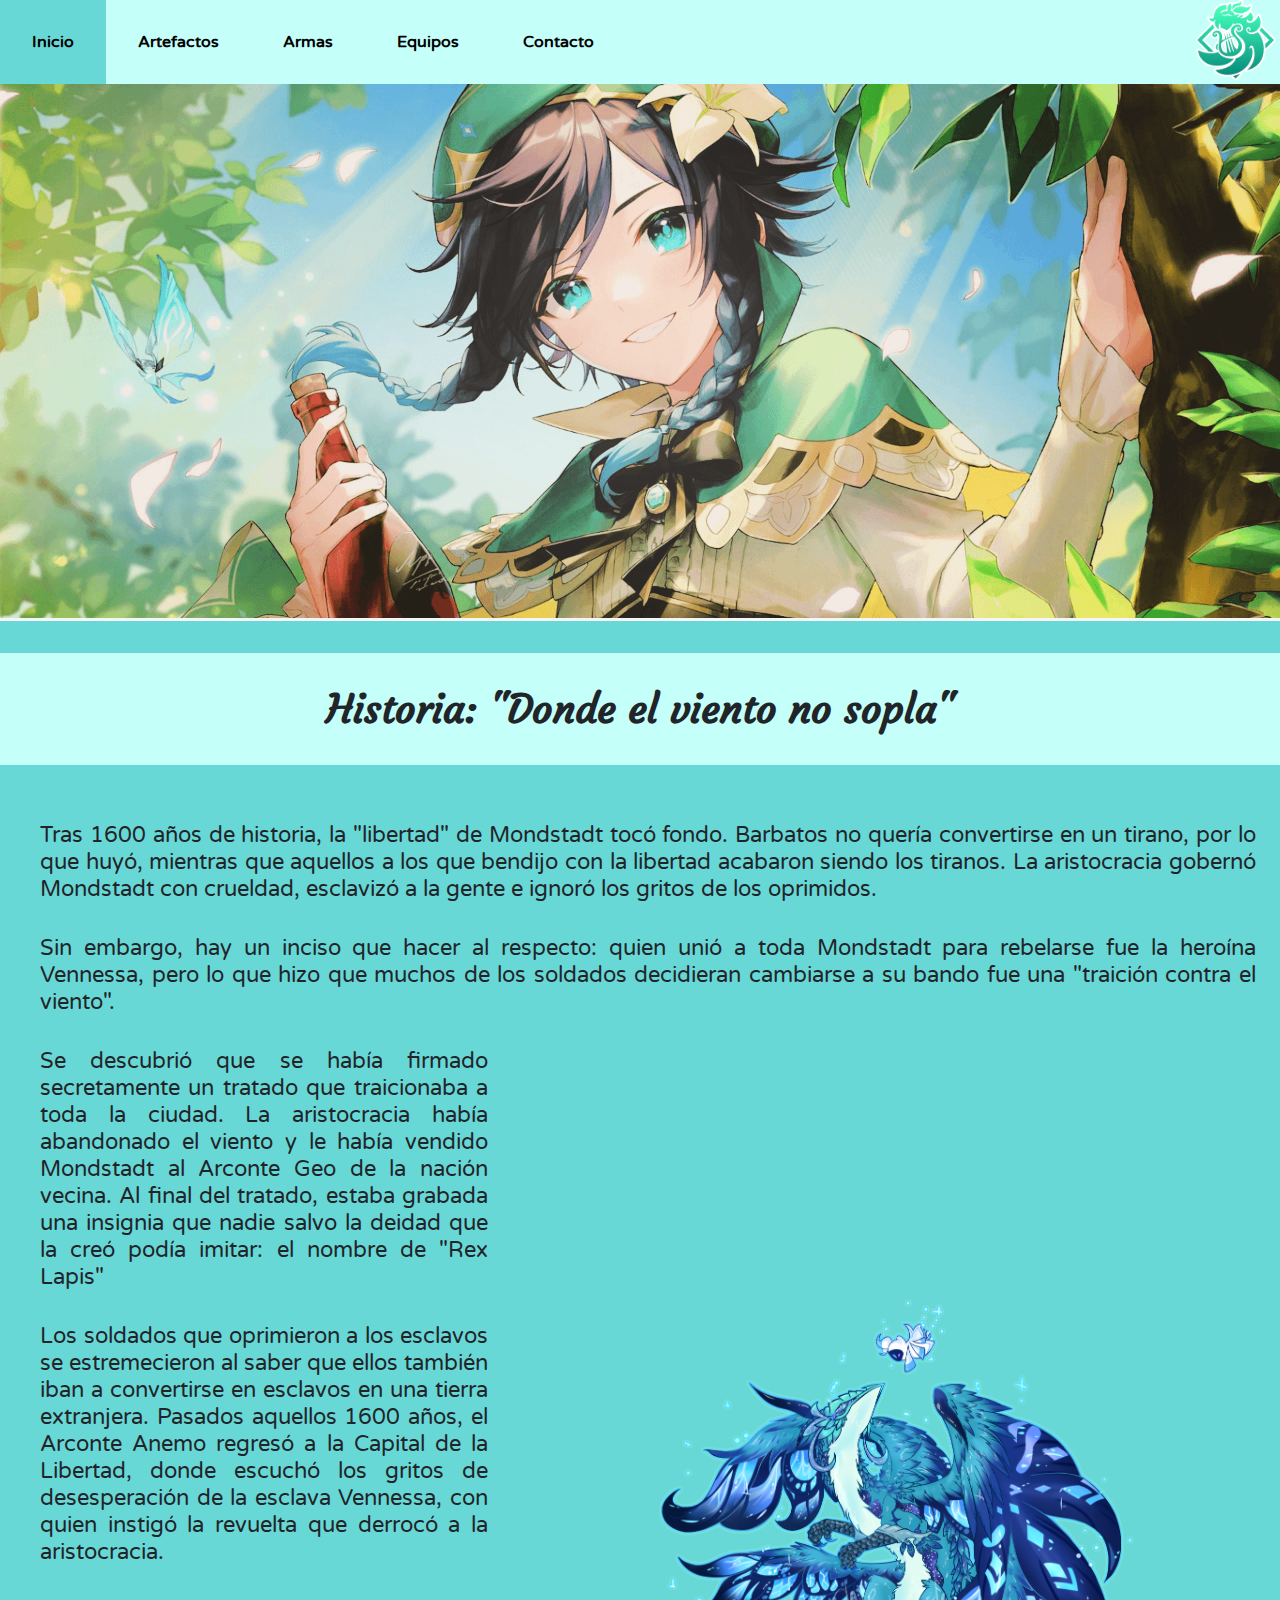
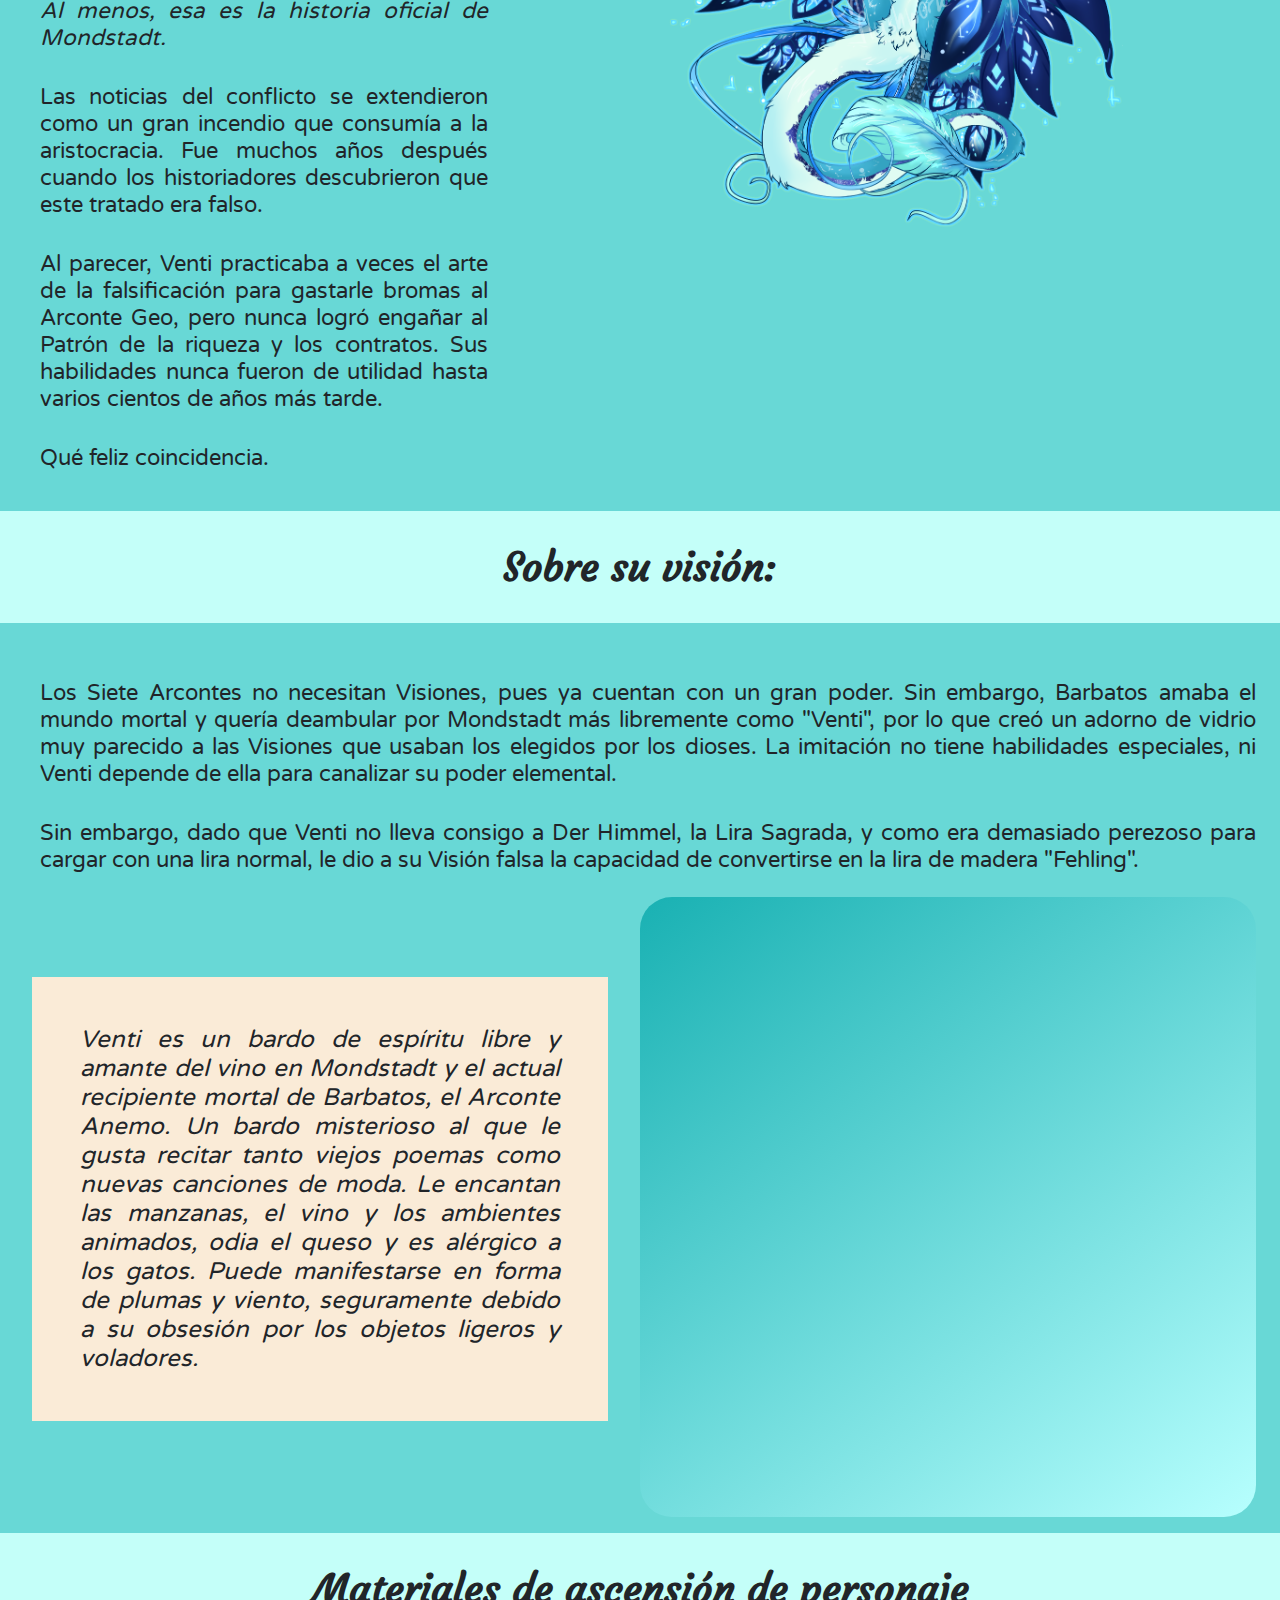
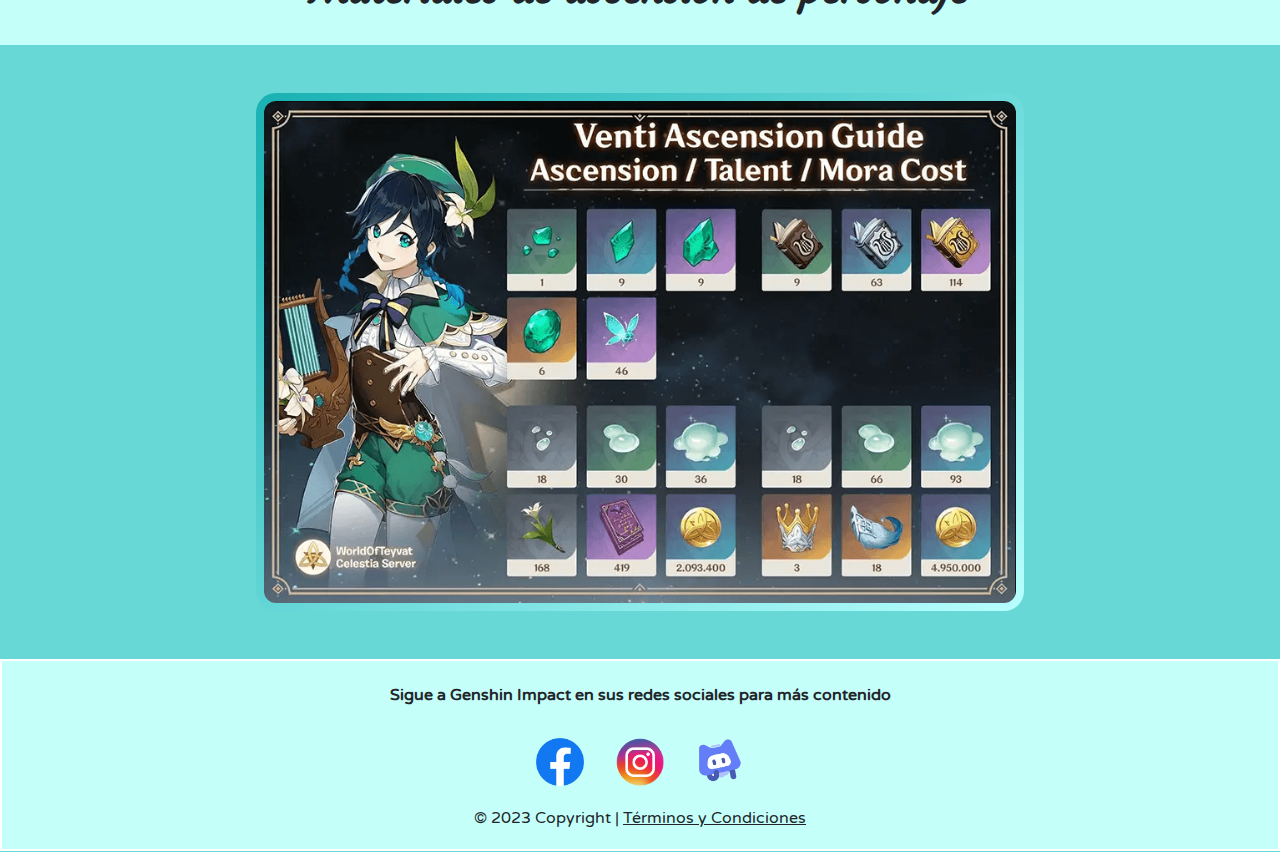
<file: index.html>
<!DOCTYPE html>
<html lang="en">

<head>
    <meta charset="UTF-8">
    <meta http-equiv="X-UA-Compatible" content="IE=edge">
    <meta name="viewport" content="width=device-width, initial-scale=1.0">

    <!-- bootstrap -->
    <link rel="stylesheet" href="https://cdn.jsdelivr.net/npm/bootstrap@5.3.0-alpha3/dist/css/bootstrap.min.css">

    <!-- libreria font awesome -->
    <link rel="stylesheet" href="https://cdnjs.cloudflare.com/ajax/libs/font-awesome/4.7.0/css/font-awesome.min.css">

    <script type="text/javascript" src="./scripts.js"></script>

    <link rel="icon" href="./assets/img/1946_anemo.png">

    <link rel="stylesheet" href="./css/main.css"> <!-- MAIN CSS -->

    <!-- google fonts -->
    <link rel="preconnect" href="https://fonts.googleapis.com">
    <link rel="preconnect" href="https://fonts.gstatic.com" crossorigin>
    <link href="https://fonts.googleapis.com/css2?family=Courgette&display=swap" rel="stylesheet">
    <link rel="preconnect" href="https://fonts.googleapis.com">
    <link rel="preconnect" href="https://fonts.gstatic.com" crossorigin>
    <link href="https://fonts.googleapis.com/css2?family=Varela+Round&display=swap" rel="stylesheet">

    <!-- etiquetas SEO -->
    <meta name="description"
        content="Sitio donde encontrarás las build recomendadas para Venti  —personaje del juego 'Genshin Impact'— El arconte más querido por la comunidad.">
    <meta name="keywords" content="barbatos, venti, builds, weapons, arconte anemo, artifacts, teams comp, artefactos">

    <meta property="og:title" content="Guía defenitiva de Venti">
    <meta property="og:description" content="Las mejores armas, artefactos, y teams para Venti">
    <meta property="og:image" content="./assets/img/venti-og-img.jpg">
    <meta property="og:type" content="website">
    <meta property="og:locale" content="es_ES">


    <title>Venti el Arconte Anemo</title>
</head>


<body>

    <header>
        <div class="desktop">
            <a href="#">
                <img class="logo" src="./assets/img/venti_logo.png" alt="">
            </a>
            <nav>
                <ul>
                    <li><a class="active" href="#">Inicio</a></li>
                    <li><a href="./assets/pages/artefactos.html">Artefactos</a></li>
                    <li><a href="./assets/pages/armas.html">Armas</a></li>
                    <li><a href="./assets/pages/equipos.html">Equipos</a></li>
                    <li><a href="./assets/pages/contacto.html">Contacto</a></li>
                </ul>
            </nav>
        </div>

        <!-- === Navbar Versión mobile === -->
        <div class="mobile">
            <div class="topnav">
                <a href="#" class="active">Hey, Traveler!</a>
                <div id="linksMenu">
                    <a class="active" href="#">Inicio</a>
                    <a href="./assets/pages/artefactos.html">Artefactos</a>
                    <a href="./assets/pages/armas.html">Armas</a>
                    <a href="./assets/pages/equipos.html">Equipos</a>
                    <a href="./assets/pages/contacto.html">Contacto</a>
                </div>
                <a href="javascript:void(0);" class="icon" onclick="menuMobile()">
                    <i class="fa fa-bars"></i>
                </a>
            </div>
        </div>
    </header>

    <main>
        <section>
            <div class="container__index">

                <div class="titleindex">
                    <img src="./assets/img/genshin-impact-venti.png" width="100%" alt="Venti Genshin Impact">
                    <div class="overlay__index">
                        <h1 class="title_main--index">“Perfect timing, Traveler! Tell me— what is your greatest
                            wish?”
                        </h1>
                    </div>
                </div>


                <div class="historytitle">
                    <h2 class="titleStory">Historia: "Donde el viento no sopla"</h2>
                </div>


                <div class="history1">
                    <p class="textStory">
                        Tras 1600 años de historia, la "libertad" de Mondstadt tocó fondo.
                        Barbatos no quería convertirse en un tirano, por lo que huyó, mientras que
                        aquellos a los que
                        bendijo con la libertad acabaron siendo los tiranos. La aristocracia gobernó Mondstadt con
                        crueldad, esclavizó a la gente e ignoró
                        los gritos de los
                        oprimidos.
                    </p>
                    <p class="textStory">Sin embargo, hay un inciso que hacer al respecto: quien unió a toda Mondstadt
                        para rebelarse fue
                        la heroína Vennessa, pero lo que hizo que muchos de los soldados decidieran cambiarse a su bando
                        fue una "traición contra el viento".
                    </p>
                </div>

                <div class="history2">
                    <p class="textStory"> Se descubrió que se había firmado secretamente un tratado que traicionaba a
                        toda la ciudad. La
                        aristocracia había abandonado el viento y le había vendido Mondstadt al Arconte Geo de la nación
                        vecina.

                        Al final del tratado, estaba grabada una insignia que nadie salvo la deidad que la creó podía
                        imitar: el nombre de "Rex Lapis"
                    </p>
                    <p class="textStory">Los soldados que oprimieron a los esclavos se estremecieron al saber que ellos
                        también iban a
                        convertirse en esclavos en una tierra extranjera. Pasados aquellos 1600 años, el Arconte Anemo
                        regresó a la Capital de la Libertad, donde escuchó
                        los gritos de desesperación de la esclava Vennessa, con quien instigó la revuelta que derrocó a
                        la aristocracia.
                    </p>
                    <p class="textStory"> <i> Al menos, esa es la historia oficial de Mondstadt.</i></p>
                    <p class="textStory">
                        Las noticias del conflicto se extendieron como un gran incendio que consumía a la aristocracia.
                        Fue muchos años después cuando los historiadores descubrieron que este tratado era falso.
                    </p>
                    <p class="textStory"> Al parecer, Venti practicaba a veces el arte de la falsificación para gastarle
                        bromas al Arconte
                        Geo, pero nunca logró engañar al Patrón de la riqueza y los contratos. Sus habilidades nunca
                        fueron de utilidad hasta varios cientos de años más tarde.
                    </p>
                    <p class="textStory"> Qué feliz coincidencia.
                    </p>
                </div>

                <div class="imgstory">
                    <img src="./assets/img/dvalin_barbatos.png" alt="Dvalin y Barbatos">
                </div>

                <div class="history3">
                    <h2 class="titleStory">Sobre su visión:</h2>
                    <p class="textStory">

                        Los Siete Arcontes no necesitan Visiones, pues ya cuentan con un gran poder.

                        Sin embargo, Barbatos amaba el mundo mortal y quería deambular por Mondstadt más libremente como
                        "Venti", por lo que creó un adorno de vidrio muy parecido a las Visiones que usaban los elegidos
                        por los dioses.

                        La imitación no tiene habilidades especiales, ni Venti depende de ella para canalizar su poder
                        elemental.
                    </p>
                    <p class="textStory"> Sin embargo, dado que Venti no lleva consigo a Der Himmel, la Lira Sagrada, y
                        como
                        era demasiado
                        perezoso para cargar con una lira normal, le dio a su Visión falsa la capacidad de convertirse
                        en la lira de madera "Fehling".
                    </p>
                </div>

                <div class="textindex">
                    <p class="paragraph__index"> Venti es un bardo de espíritu libre y amante del vino en Mondstadt
                        y el
                        actual
                        recipiente
                        mortal de Barbatos, el Arconte Anemo. Un bardo misterioso al que le gusta recitar tanto
                        viejos
                        poemas
                        como nuevas canciones de moda. Le encantan las manzanas, el vino y los ambientes animados,
                        odia
                        el queso
                        y es alérgico a los gatos.

                        Puede manifestarse en forma de plumas y viento, seguramente debido a su obsesión por los
                        objetos
                        ligeros
                        y voladores.</p>
                </div>


                <div class="videoindex">

                    <iframe class="video__index" width="1180" height="620"
                        src="https://www.youtube.com/embed/TSsWsCdiiPI"
                        title="Demo de personaje de Genshin Impact - Venti: El trabajo de un bardo (doblaje en inglés)"
                        frameborder="0"
                        allow="accelerometer; autoplay; clipboard-write; encrypted-media; gyroscope; picture-in-picture; web-share"
                        allowfullscreen></iframe>

                </div>

                <div class="ascensiontitle">
                    <h2 class="titleStory">Materiales de ascensión de personaje</h2>
                </div>

                <div class="imgindex1">
                    <img class="img__index" src="./assets/img/venti-ascension-talnet-mora-materials-genshin-impact.png"
                        alt="Materiales de ascension, talentos y moras">
                </div>

            </div>
        </section>

    </main>




    <footer>

        <div class="container__footer">
            <div class="txt footer__title">
                <h5 class="desktop">Sigue a Genshin Impact en sus redes sociales para más contenido</h5>
            </div>
            <div class="socialmedia">
                <ul>
                    <li> <a href="https://www.facebook.com/genshinimpact.es"><img class="logo__socialmedia"
                                src="./assets/img/facebook_logo.png" alt=""></a></li>
                    <li><a href="https://www.instagram.com/genshinimpact/?hl=es"><img class="logo__socialmedia"
                                src="./assets/img/instagram_logo.png" alt=""></a></li>
                    <li> <a href="https://www.hoyolab.com/home"><img class="logo__socialmedia"
                                src="./assets/img/hoyolab_logo.png" alt=""></a></li>
                </ul>
            </div>
        </div>
        <div class="desktop text-center text-lg-start">
            <div class="text-center p-4">
                © 2023 Copyright |
                <a class="text-dark" href="./404.html">Términos y Condiciones</a>
            </div>
        </div>
    </footer>

    <script src="https://cdn.jsdelivr.net/npm/bootstrap@5.3.0-alpha3/dist/js/bootstrap.bundle.min.js
"></script>
</body>

</html>
</file>
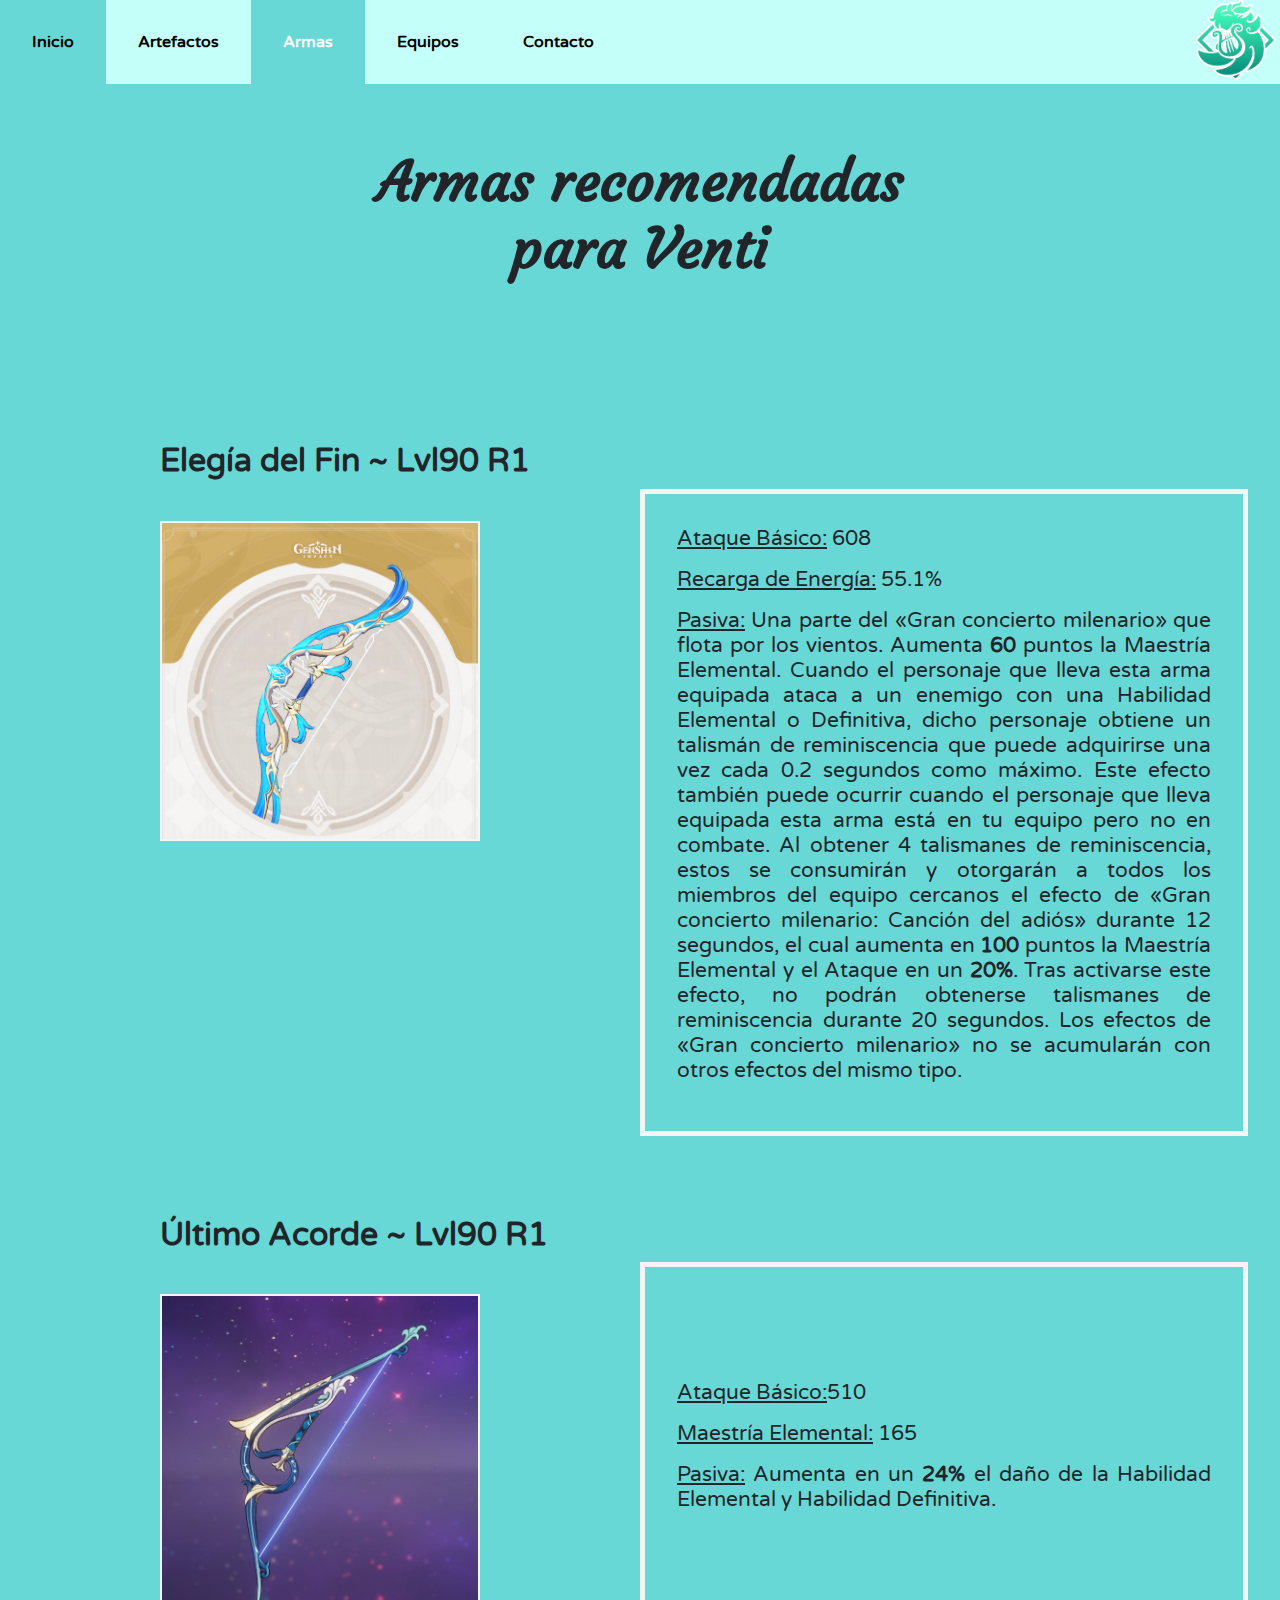
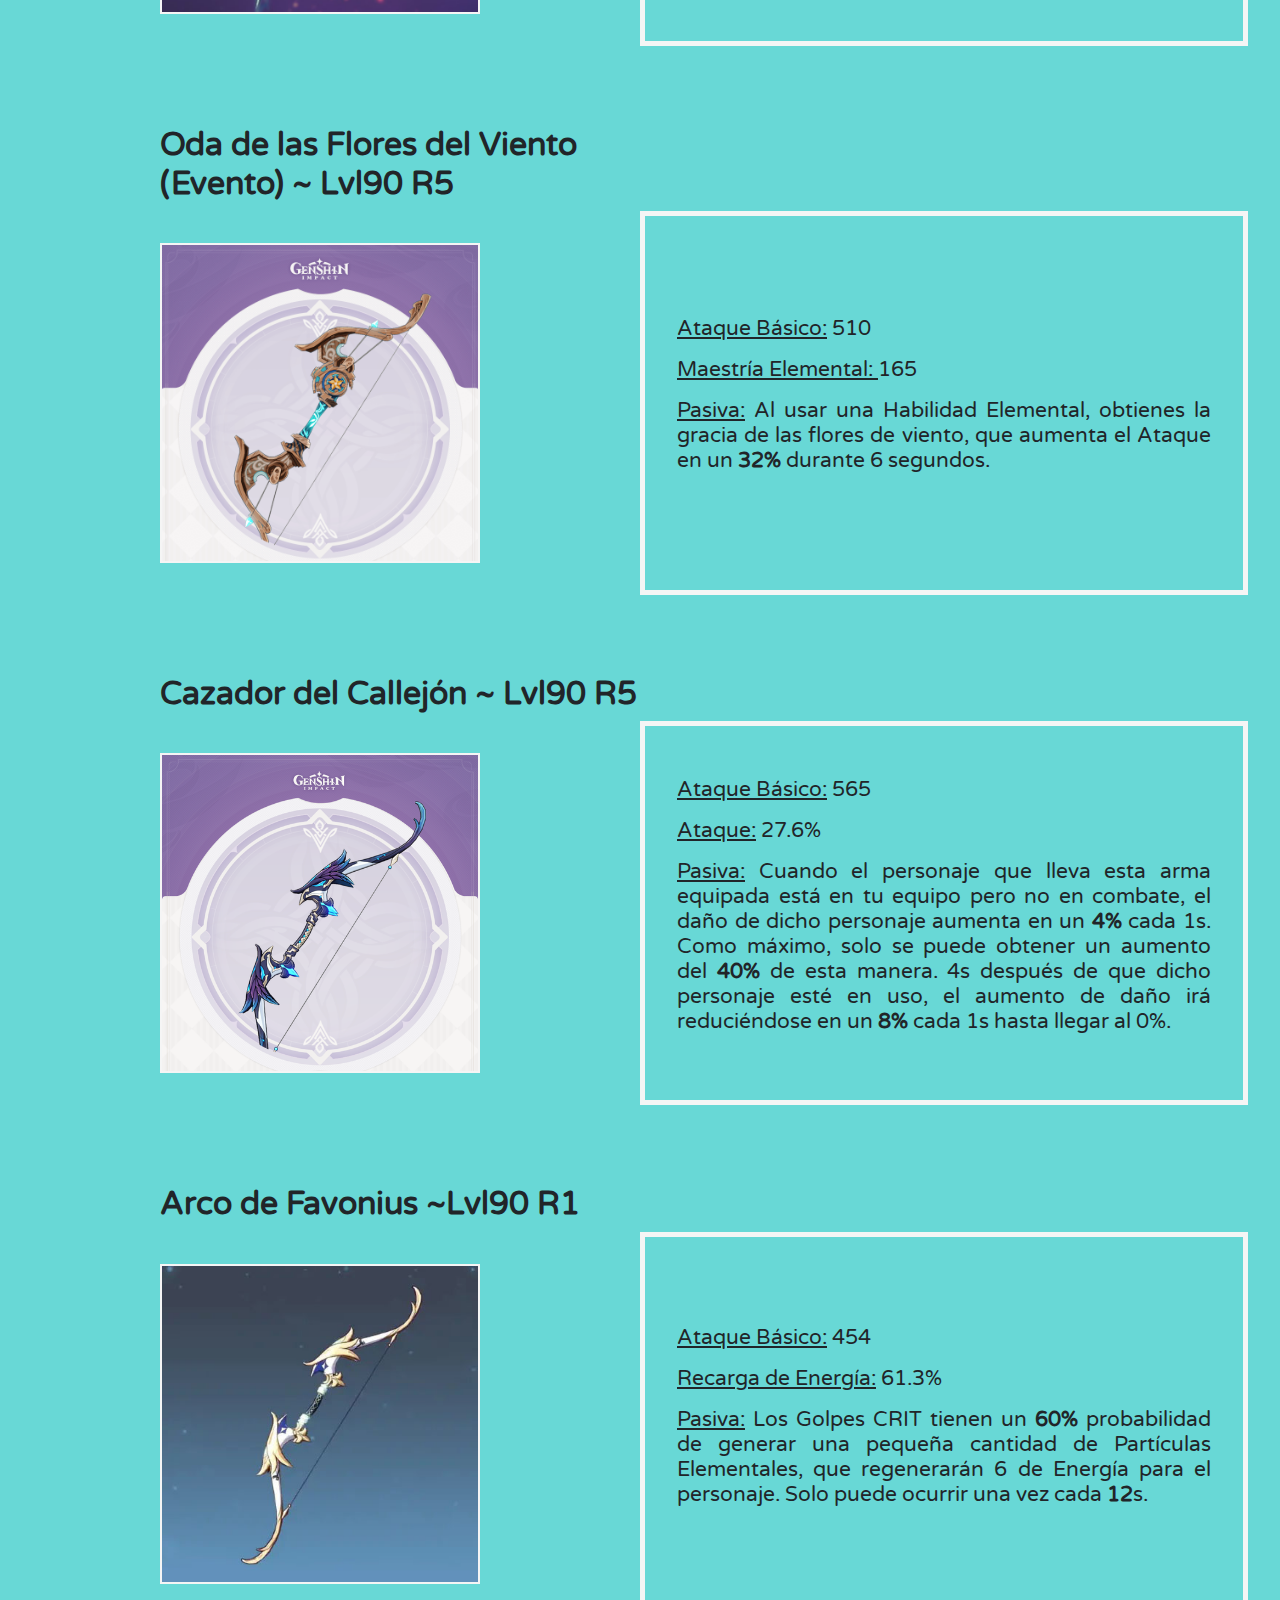
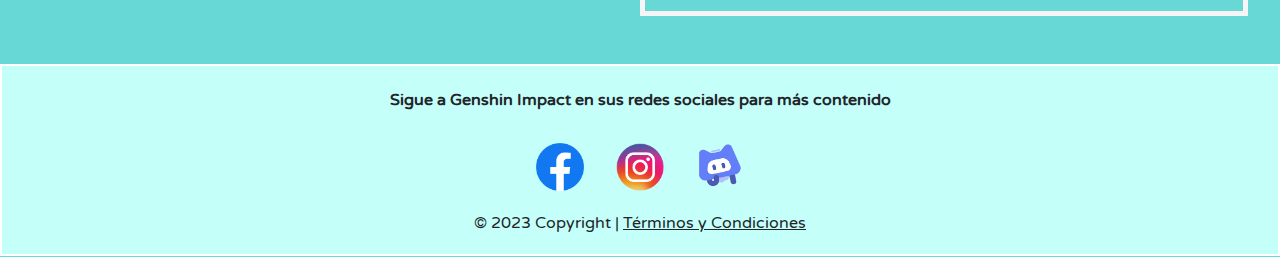
<file: assets/pages/armas.html>
<!DOCTYPE html>
<html lang="en">

<head>
    <meta charset="UTF-8">
    <meta http-equiv="X-UA-Compatible" content="IE=edge">
    <meta name="viewport" content="width=device-width, initial-scale=1.0">

    <!-- bootstrap -->
    <link rel="stylesheet" href="https://cdn.jsdelivr.net/npm/bootstrap@5.3.0-alpha3/dist/css/bootstrap.min.css">

    <!-- libreria font awesome -->
    <link rel="stylesheet" href="https://cdnjs.cloudflare.com/ajax/libs/font-awesome/4.7.0/css/font-awesome.min.css">

    <link rel="icon" href="../img/1946_anemo.png">

    <link rel="stylesheet" href="../../css/main.css"> <!-- MAIN CSS -->
    <!-- google fonts -->
    <link rel="preconnect" href="https://fonts.googleapis.com">
    <link rel="preconnect" href="https://fonts.gstatic.com" crossorigin>
    <link href="https://fonts.googleapis.com/css2?family=Courgette&display=swap" rel="stylesheet">
    <link rel="preconnect" href="https://fonts.googleapis.com">
    <link rel="preconnect" href="https://fonts.gstatic.com" crossorigin>
    <link href="https://fonts.googleapis.com/css2?family=Varela+Round&display=swap" rel="stylesheet">

    <script type="text/javascript" src="../../scripts.js"></script>

    <!-- etiquetas SEO -->
    <meta name="description" content="Aquí encontrarás las mejores armas para Venti.">
    <meta name="keywords"
        content="barbatos, venti, builds, weapons, armas, arconte anemo, artifacts, teams comp, artefactos">

    <meta property="og:title" content="Mejores Armas para Venti">
    <meta property="og:description" content="Las mejores armas que podés usar para Venti">
    <meta property="og:image" content="../img/venti-og-img.jpg">
    <meta property="og:type" content="website">
    <meta property="og:locale" content="es_ES">

    <title>Venti | Mejores Armas </title>
</head>


<body>

    <header>
        <div class="desktop">
            <a href="../../index.html">
                <img class="logo" src="../img/venti_logo.png" alt="">
            </a>
            <nav>
                <ul>
                    <li><a href="../../index.html">Inicio</a></li>
                    <li><a href="./artefactos.html">Artefactos</a></li>
                    <li><a class="active" href="#">Armas</a></li>
                    <li><a href="./equipos.html">Equipos</a></li>
                    <li><a href="./contacto.html">Contacto</a></li>
                </ul>
            </nav>
        </div>

        <div class="mobile"> <!-- Navbar version mobile -->
            <div class="topnav">
                <a href="../../index.html" class="active">Hey, Traveler!</a>
                <div id="linksMenu">
                    <a href="../../index.html">Inicio</a>
                    <a href="./artefactos.html">Artefactos</a>
                    <a class="active" href="#">Armas</a>
                    <a href="./equipos.html">Equipos</a>
                    <a href="./contacto.html">Contacto</a>
                </div>
                <a href="javascript:void(0);" class="icon" onclick="menuMobile()">
                    <i class="fa fa-bars"></i>
                </a>
            </div>
        </div>
    </header>



    <main>
        <section>
            <div class="container__weapons">
                <div class="title">
                    <h1 class="title_main">Armas recomendadas para Venti</h1>
                </div>
                <div class="subtitle">
                    <h2 class="subtitle__weapons">Elegía del Fin ~ Lvl90 R1</h2>
                </div>
                <div class="img"><img class="img__weapons" src="../img/elegia_del_fin1.jpg" alt="Arma elegia_del_fin">
                </div>
                <div class="text1 text__weapons">
                    <p><u>Ataque Básico:</u> 608</p>
                    <p><u>Recarga de Energía:</u> 55.1% </p>
                    <p class="desktop"><u>Pasiva:</u> Una parte del «Gran concierto milenario» que flota por
                        los
                        vientos. Aumenta
                        <strong>60</strong> puntos la
                        Maestría Elemental. Cuando el personaje que lleva esta arma equipada ataca a un enemigo con una
                        Habilidad Elemental o Definitiva, dicho personaje obtiene un talismán de reminiscencia que puede
                        adquirirse una vez cada 0.2 segundos como máximo. Este efecto también puede ocurrir cuando el
                        personaje
                        que lleva equipada esta arma está en tu equipo pero no en combate. Al obtener 4 talismanes de
                        reminiscencia, estos se consumirán y otorgarán a todos los miembros del equipo cercanos el
                        efecto de
                        «Gran concierto milenario: Canción del adiós» durante 12 segundos, el cual aumenta en
                        <strong>100</strong> puntos la
                        Maestría Elemental y el Ataque en un <strong>20%</strong>. Tras activarse este efecto, no podrán
                        obtenerse talismanes de
                        reminiscencia durante 20 segundos. Los efectos de «Gran concierto milenario» no se acumularán
                        con
                        otros
                        efectos del mismo tipo.
                    </p>
                    <!-- Se muestra en version mobile / tablet -->
                    <p class="mobile"><u>Pasiva:</u>Aumenta
                        <strong>60</strong> puntos la
                        Maestría Elemental. Cuando el personaje que lleva esta arma equipada ataca a un enemigo con una
                        Habilidad Elemental o Definitiva, dicho personaje obtiene un talismán de reminiscencia. Al
                        obtener 4 talismanes de
                        reminiscencia, aumenta en
                        <strong>100</strong> puntos la
                        Maestría Elemental y el Ataque en un <strong>20%</strong>. Tras activarse este efecto, no podrán
                        obtenerse talismanes de
                        reminiscencia durante 20 segundos.
                    </p>
                </div>


                <div class="subtitle2">
                    <h2 class="subtitle__weapons">Último Acorde ~ Lvl90 R1</h2>
                </div>
                <div class="img2"><img class="img__weapons" src="../img/ultimo_acorde.jpg" alt="Arma ultimo_acorde"
                        width="25%"></div>
                <div class="text2 text__weapons">
                    <p><u>Ataque Básico:</u>510 </p>
                    <p><u>Maestría Elemental:</u> 165 </p>
                    <p><u>Pasiva:</u> Aumenta en un <strong>24%</strong> el daño de la Habilidad Elemental y Habilidad
                        Definitiva.</p>
                </div>


                <div class="subtitle3">
                    <h2 class="subtitle__weapons">Oda de las Flores del Viento (Evento) ~ Lvl90 R5</h2>
                </div>
                <div class="img3"><img class="img__weapons" src="../img/oda_de_las_flores_del_viento.png"
                        alt="Arma oda_de_las_flores_del_viento" width="25%"></div>
                <div class="text3 text__weapons">
                    <p><u>Ataque Básico:</u> 510</p>
                    <p><u>Maestría Elemental: </u>165</p>
                    <p><u>Pasiva:</u> Al usar una Habilidad Elemental, obtienes la gracia de las flores de viento, que
                        aumenta
                        el Ataque en un <strong>32%</strong> durante 6 segundos.</p>
                </div>


                <div class="subtitle4">
                    <h2 class="subtitle__weapons">Cazador del Callejón ~ Lvl90 R5</h2>
                </div>
                <div class="img4"><img class="img__weapons" src="../img/cazador_del_callejon.png"
                        alt="Arma cazador_del_callejon" width="25%"></div>
                <div class="text4 text__weapons">
                    <p><u>Ataque Básico:</u> 565</p>
                    <p><u>Ataque:</u> 27.6%</p>
                    <p><u>Pasiva:</u> Cuando el personaje que lleva esta arma equipada está en tu equipo pero no en
                        combate,
                        el
                        daño de dicho personaje aumenta en un <strong>4%</strong> cada 1s. Como máximo, solo se puede
                        obtener un
                        aumento del <strong>40%</strong>
                        de esta manera. 4s después de que dicho personaje esté en uso, el aumento de daño irá
                        reduciéndose
                        en un
                        <strong>8%</strong> cada 1s hasta llegar al 0%.
                    </p>
                </div>


                <div class="subtitle5">
                    <h2 class="subtitle__weapons">Arco de Favonius ~Lvl90 R1</h2>
                </div>
                <div class="img5"> <img class="img__weapons" src="../img/arco_de_favonius.jpg"
                        alt="Arma arco_de_favonius" width="25%"></div>
                <div class="text5 text__weapons">
                    <p><u>Ataque Básico:</u> 454</p>
                    <p><u>Recarga de Energía:</u> 61.3%</p>
                    <p><u>Pasiva:</u> Los Golpes CRIT tienen un <strong>60%</strong> probabilidad de generar una pequeña
                        cantidad de Partículas
                        Elementales, que regenerarán 6 de Energía para el personaje. Solo puede ocurrir una vez cada
                        <strong>12</strong>s.
                    </p>
                </div>
            </div>
        </section>



    </main>




    <footer>
        <div class="container__footer">
            <div class="txt footer__title">
                <h5 class="desktop">Sigue a Genshin Impact en sus redes sociales para más contenido</h5>
            </div>
            <div class="socialmedia">
                <ul>
                    <li> <a href="https://www.facebook.com/genshinimpact.es"><img class="logo__socialmedia"
                                src="../img/facebook_logo.png" alt=""></a></li>
                    <li><a href="https://www.instagram.com/genshinimpact/?hl=es"><img class="logo__socialmedia"
                                src="../img/instagram_logo.png" alt=""></a></li>
                    <li> <a href="https://www.hoyolab.com/home"><img class="logo__socialmedia"
                                src="../img/hoyolab_logo.png" alt=""></a></li>
                </ul>
            </div>
        </div>
        <div class="desktop text-center text-lg-start">  <!-- footer con bootstrap -->
            <div class="text-center p-4">
                © 2023 Copyright |
                <a class="text-dark" href="../../404.html">Términos y Condiciones</a>
            </div>
        </div>
    </footer>


    <script src="https://cdn.jsdelivr.net/npm/bootstrap@5.3.0-alpha3/dist/js/bootstrap.bundle.min.js"></script>
</body>

</html>
</file>
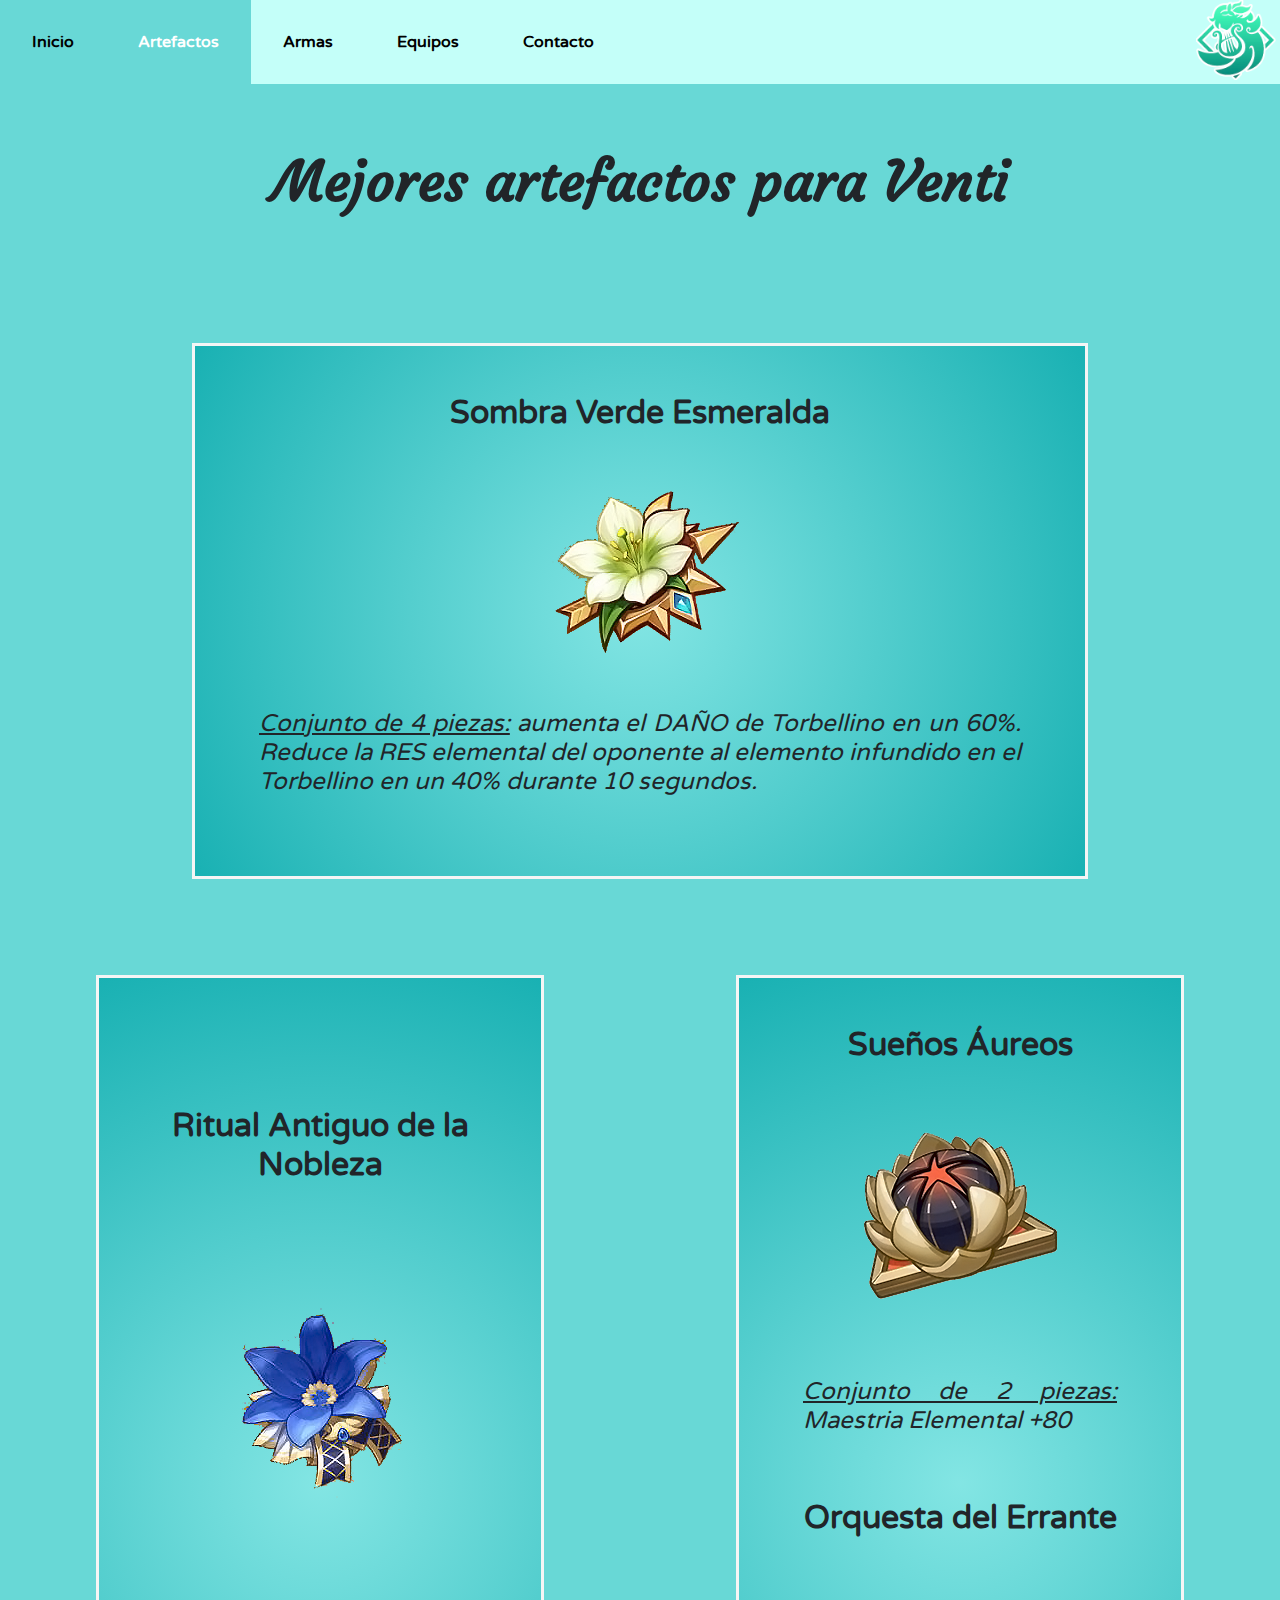
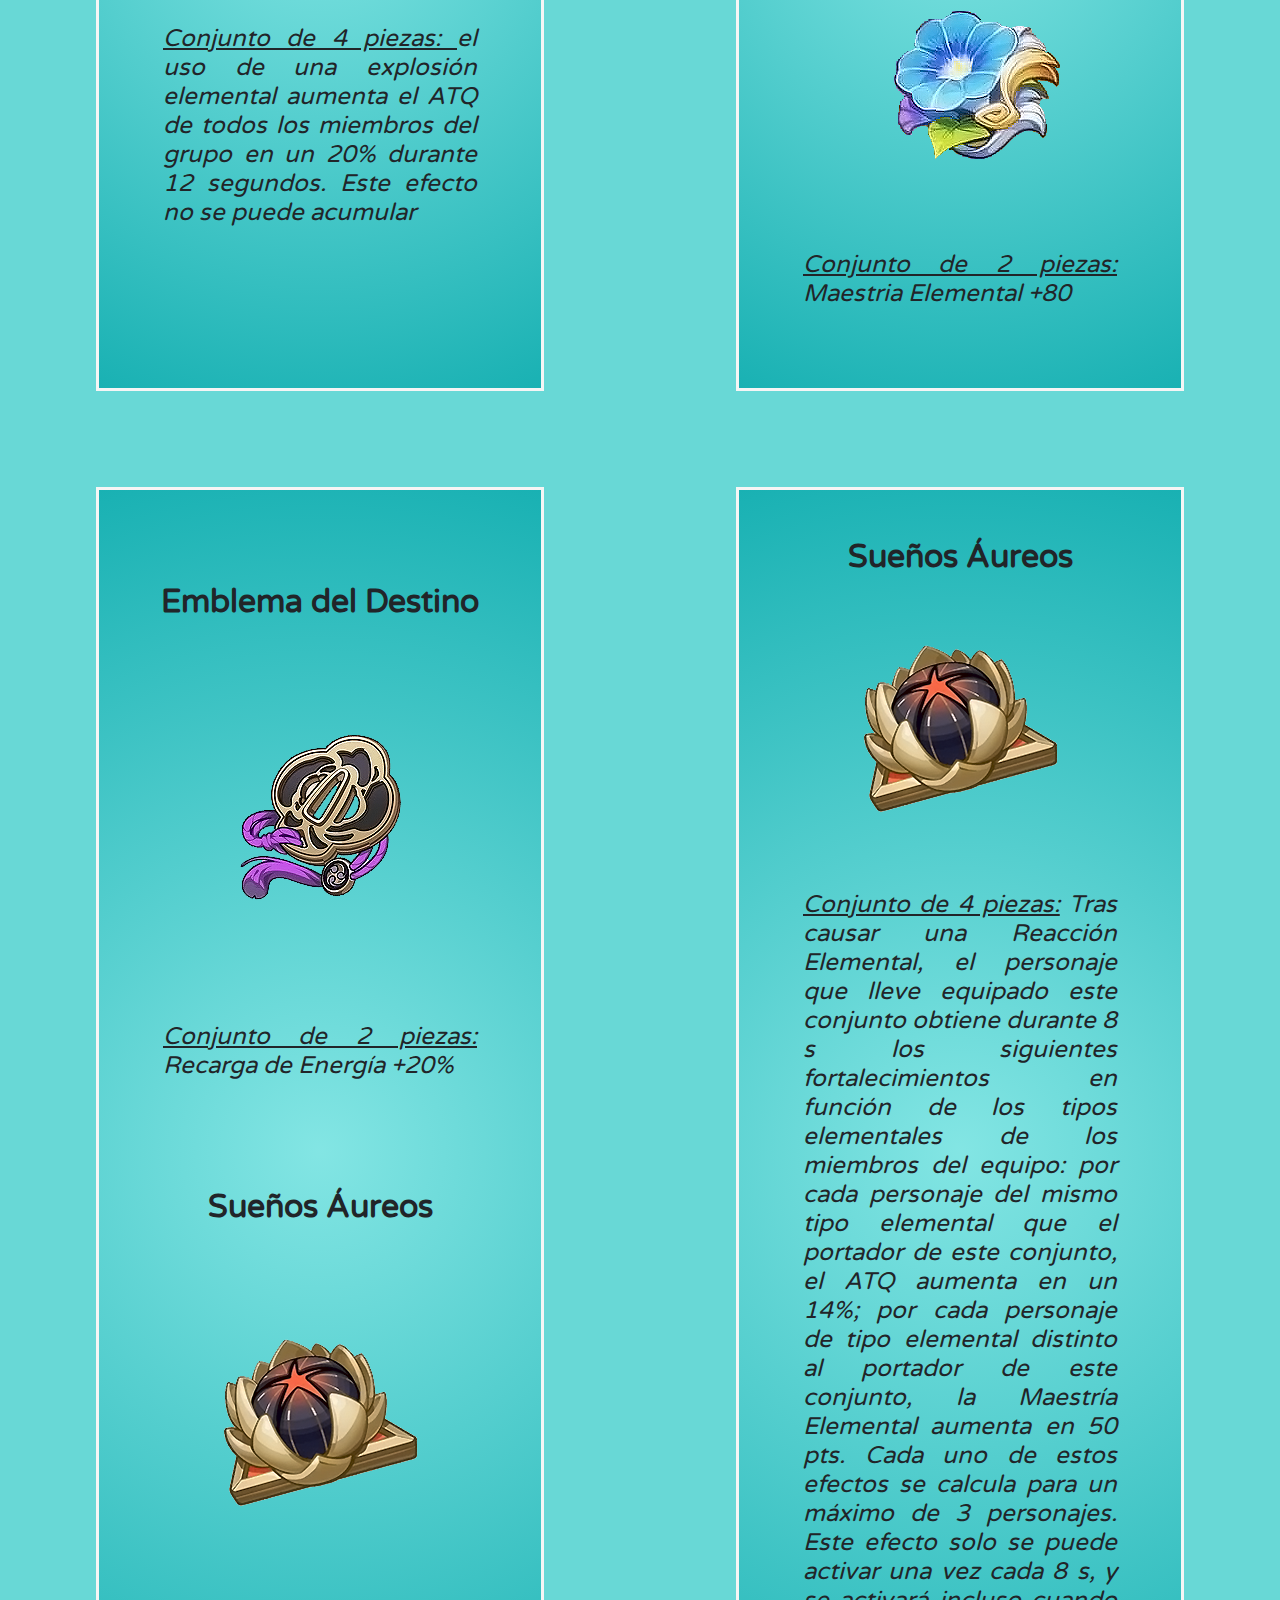
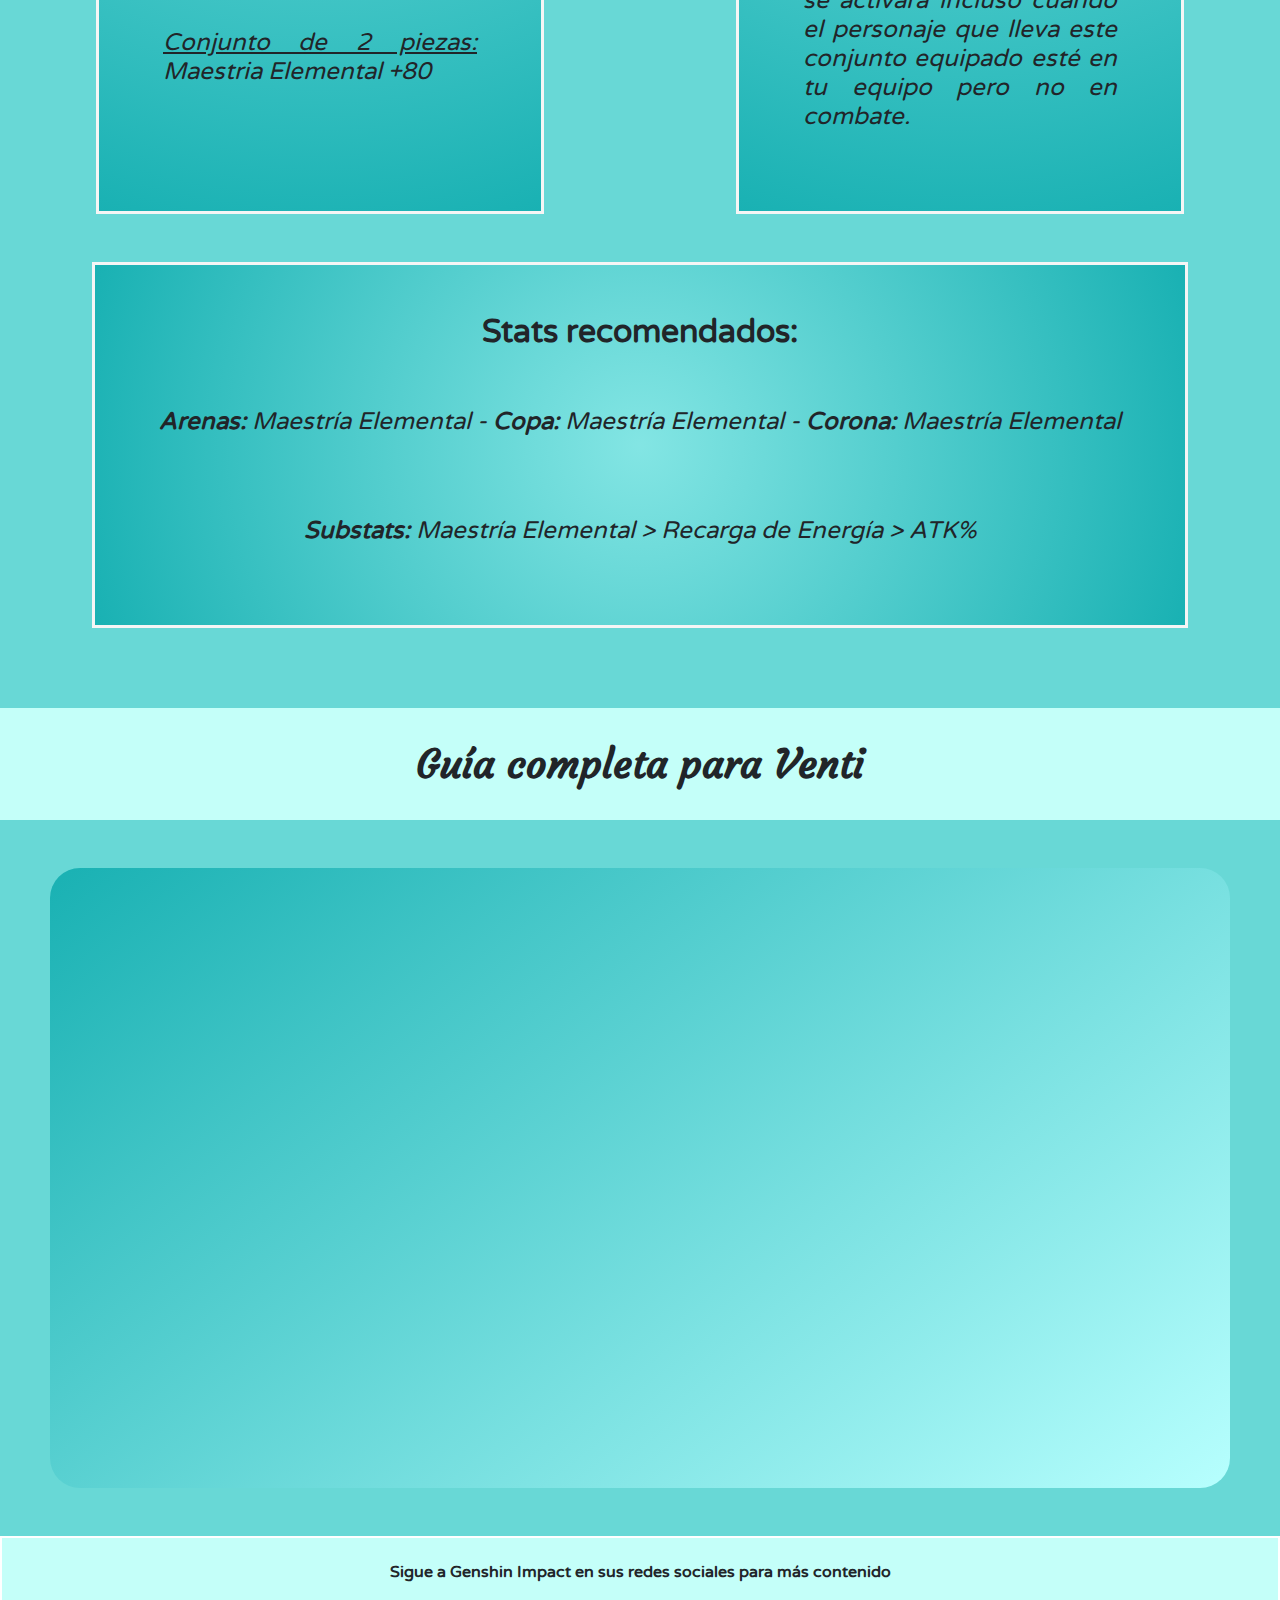
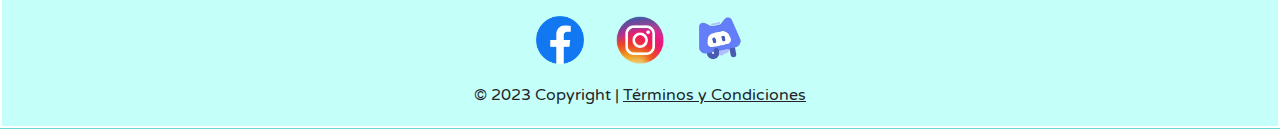
<file: assets/pages/artefactos.html>
<!DOCTYPE html>
<html lang="en">

<head>
    <meta charset="UTF-8">
    <meta http-equiv="X-UA-Compatible" content="IE=edge">
    <meta name="viewport" content="width=device-width, initial-scale=1.0">
    <link rel="icon" href="../img/1946_anemo.png">

    <!-- libreria font awesome -->
    <link rel="stylesheet" href="https://cdnjs.cloudflare.com/ajax/libs/font-awesome/4.7.0/css/font-awesome.min.css">

    <script type="text/javascript" src="../../scripts.js"></script>

    <!-- bootstrap -->
    <link rel="stylesheet" href="https://cdn.jsdelivr.net/npm/bootstrap@5.3.0-alpha3/dist/css/bootstrap.min.css">

    <link rel="stylesheet" href="../../css/main.css"> <!-- MAIN CSS -->

    <!-- google fonts -->
    <link rel="preconnect" href="https://fonts.googleapis.com">
    <link rel="preconnect" href="https://fonts.gstatic.com" crossorigin>
    <link href="https://fonts.googleapis.com/css2?family=Courgette&display=swap" rel="stylesheet">
    <link rel="preconnect" href="https://fonts.googleapis.com">
    <link rel="preconnect" href="https://fonts.gstatic.com" crossorigin>
    <link href="https://fonts.googleapis.com/css2?family=Varela+Round&display=swap" rel="stylesheet">

    <!-- etiquetas SEO -->
    <meta name="description" content="En esta sección encontrarás los artefactos recomendados para Venti.">
    <meta name="keywords" content="barbatos, venti, builds, weapons, arconte anemo, artifacts, teams comp, artefactos">

    <meta property="og:title" content="Mejores Artefactos para Venti">
    <meta property="og:description" content="Estos son los artefactos pro para Venti">
    <meta property="og:image" content="../img/venti-og-img.jpg">
    <meta property="og:type" content="website">
    <meta property="og:locale" content="es_ES">

    <title>Venti | Mejores Artefactos</title>
</head>

<body>

    <header>
        <div class="desktop">
            <a href="../../index.html">
                <img class="logo" src="../img/venti_logo.png" alt="">
            </a>
            <nav>
                <ul>
                    <li><a href="../../index.html">Inicio</a></li>
                    <li><a class="active" href="#">Artefactos</a></li>
                    <li><a href="./armas.html">Armas</a></li>
                    <li><a href="./equipos.html">Equipos</a></li>
                    <li><a href="./contacto.html">Contacto</a></li>
                </ul>
            </nav>
        </div>


        <div class="mobile"> <!-- Navbar versión mobil -->
            <div class="topnav">
                <a href="../../index.html" class="active">Hey, Traveler!</a>
                <div id="linksMenu">
                    <a href="../../index.html">Inicio</a>
                    <a class="active" href="#">Artefactos</a>
                    <a href="./armas.html">Armas</a>
                    <a href="./equipos.html">Equipos</a>
                    <a href="./contacto.html">Contacto</a>
                </div>
                <a href="javascript:void(0);" class="icon" onclick="menuMobile()">
                    <i class="fa fa-bars"></i>
                </a>
            </div>
        </div>

    </header>


    <main>
        <section>
            <div class="container__artifacts">
                <div class="titleartifacts">
                    <h1 class="title_main">Mejores artefactos para Venti</h1>
                </div>


                <div class="artifact1">

                    <div class="border__artifacts--principal">
                        <h2 class="subtitle__artifacts">Sombra Verde Esmeralda</h2>
                        <img src="../img/verde-esmeralda.png" alt="Artefacto Sombra Verde Esmeralda">

                        <p class="text__artifacts"><u>Conjunto de 4 piezas:</u> aumenta el DAÑO de Torbellino en un
                            60%.
                            Reduce
                            la RES elemental del oponente al elemento infundido en el Torbellino en un 40% durante
                            10
                            segundos.
                        </p>

                    </div>
                </div>


                <div class="artifact2">
                    <div class="border__artifacts">
                        <h2 class="subtitle__artifacts">Ritual Antiguo de la Nobleza</h2>
                        <img src="../img/noblesa-obliga.png" alt="Artefacto Noblesa Obliga">
                        <p class="text__artifacts"><u>Conjunto de 4 piezas: </u>el uso de una explosión elemental
                            aumenta el
                            ATQ
                            de todos los
                            miembros del grupo
                            en un 20% durante 12 segundos. Este efecto no se puede acumular</p>
                    </div>
                </div>
                <div class="artifact3">
                    <div class="border__artifacts">
                        <h2 class="subtitle__artifacts">Sueños Áureos</h2>
                        <img src="../img/gilded_dream.png" alt="Artefacto Sueños Áureos">
                        <p class="text__artifacts"><u>Conjunto de 2 piezas:</u> Maestria Elemental +80</p>
                        <h2 class="subtitle__artifacts">Orquesta del Errante</h2>
                        <img src="../img/artefacto1.png" alt="Artefacto Orquesta del Errante">
                        <p class="text__artifacts"><u>Conjunto de 2 piezas:</u> Maestria Elemental +80</p>
                    </div>
                </div>

                <div class="artifact4">
                    <div class="border__artifacts">
                        <h2 class="subtitle__artifacts">Emblema del Destino</h2>
                        <img src="../img/Item_Magnificent_Tsuba.png" alt="Artefacto Emblema del Destino">
                        <p class="text__artifacts"><u>Conjunto de 2 piezas:</u> Recarga de Energía +20%</p>
                        <h2 class="subtitle__artifacts">Sueños Áureos</h2>
                        <img src="../img/gilded_dream.png" alt="Artefacto Sueños Áureos">
                        <p class="text__artifacts"><u>Conjunto de 2 piezas:</u> Maestria Elemental +80</p>
                    </div>
                </div>
                <div class="artifact5">
                    <div class="border__artifacts">
                        <h2 class="subtitle__artifacts">Sueños Áureos</h2>
                        <img src="../img/gilded_dream.png" alt="Artefacto Sueños Áureos">
                        <p class="text__artifacts desktop"><u>Conjunto de 4 piezas:</u> Tras causar una Reacción
                            Elemental, el
                            personaje
                            que lleve equipado este
                            conjunto obtiene durante 8 s los siguientes fortalecimientos en función de los tipos
                            elementales
                            de
                            los
                            miembros del equipo: por cada personaje del mismo tipo elemental que el portador de este
                            conjunto,
                            el
                            ATQ aumenta en un 14%; por cada personaje de tipo elemental distinto al portador de este
                            conjunto,
                            la
                            Maestría Elemental aumenta en 50 pts. Cada uno de estos efectos se calcula para un máximo de
                            3
                            personajes. Este efecto solo se puede activar una vez cada 8 s, y se activará incluso cuando
                            el
                            personaje que lleva este conjunto equipado esté en tu equipo pero no en combate.</p>

                        <p class="text__artifacts mobile"> <u>Conjunto de 4 piezas:</u> Tras causar una Reacción
                            Elemental, el personaje
                            que lleve equipado este conjunto obtiene: por cada personaje del mismo tipo elemental, el
                            ATQ aumenta en un 14%; por cada personaje de tipo elemental distinto al portador de este
                            conjunto, la Maestría Elemental aumenta en 50 pts. Cada uno de estos efectos se calcula para
                            un máximo de 3 personajes. Este efecto se activará incluso cuando el personaje que lleva
                            este conjunto equipado esté en tu equipo pero no en combate.</p>
                    </div>
                </div>

                <div class="artifactStats">
                    <div class="border__artifacts--stats">
                        <h2 class="subtitle__artifacts">Stats recomendados: </h2>
                        <p class="text__artifacts"><strong>Arenas:</strong> Maestría Elemental - <strong>Copa:</strong>
                            Maestría
                            Elemental - <strong>Corona:</strong> Maestría Elemental</p>
                        <p class="text__artifacts"> <strong>Substats:</strong> Maestría Elemental > Recarga de Energía >
                            ATK%
                        </p>
                    </div>
                </div>

                <div class="subtitleartifact">
                    <h2 class="title__video--artifacts">Guía completa para Venti</h2>
                </div>

                <div class="videoartifact"><iframe class="video__artifacts" width="1180" height="620"
                        src="https://www.youtube.com/embed/2fb_OsylU8A"
                        title="COMPLETE VENTI GUIDE! Best Venti Build - Artifacts, Weapons &amp; Teams | Genshin Impact 2.6"
                        frameborder="0"
                        allow="accelerometer; autoplay; clipboard-write; encrypted-media; gyroscope; picture-in-picture; web-share"
                        allowfullscreen></iframe></div>
            </div>
        </section>
    </main>



    <footer>
        <div class="container__footer">
            <div class="txt footer__title">
                <h5 class="desktop">Sigue a Genshin Impact en sus redes sociales para más contenido</h5>
            </div>
            <div class="socialmedia">
                <ul>
                    <li> <a href="https://www.facebook.com/genshinimpact.es"><img class="logo__socialmedia"
                                src="../img/facebook_logo.png" alt=""></a></li>
                    <li><a href="https://www.instagram.com/genshinimpact/?hl=es"><img class="logo__socialmedia"
                                src="../img/instagram_logo.png" alt=""></a></li>
                    <li> <a href="https://www.hoyolab.com/home"><img class="logo__socialmedia"
                                src="../img/hoyolab_logo.png" alt=""></a></li>
                </ul>
            </div>
        </div>
        <div class="desktop text-center text-lg-start">  <!-- footer con bootstrap -->
            <div class="text-center p-4">
                © 2023 Copyright |
                <a class="text-dark" href="../../404.html">Términos y Condiciones</a>
            </div>
        </div>
    </footer>


    <script src="https://cdn.jsdelivr.net/npm/bootstrap@5.3.0-alpha3/dist/js/bootstrap.bundle.min.js
"></script>
</body>

</html>
</file>
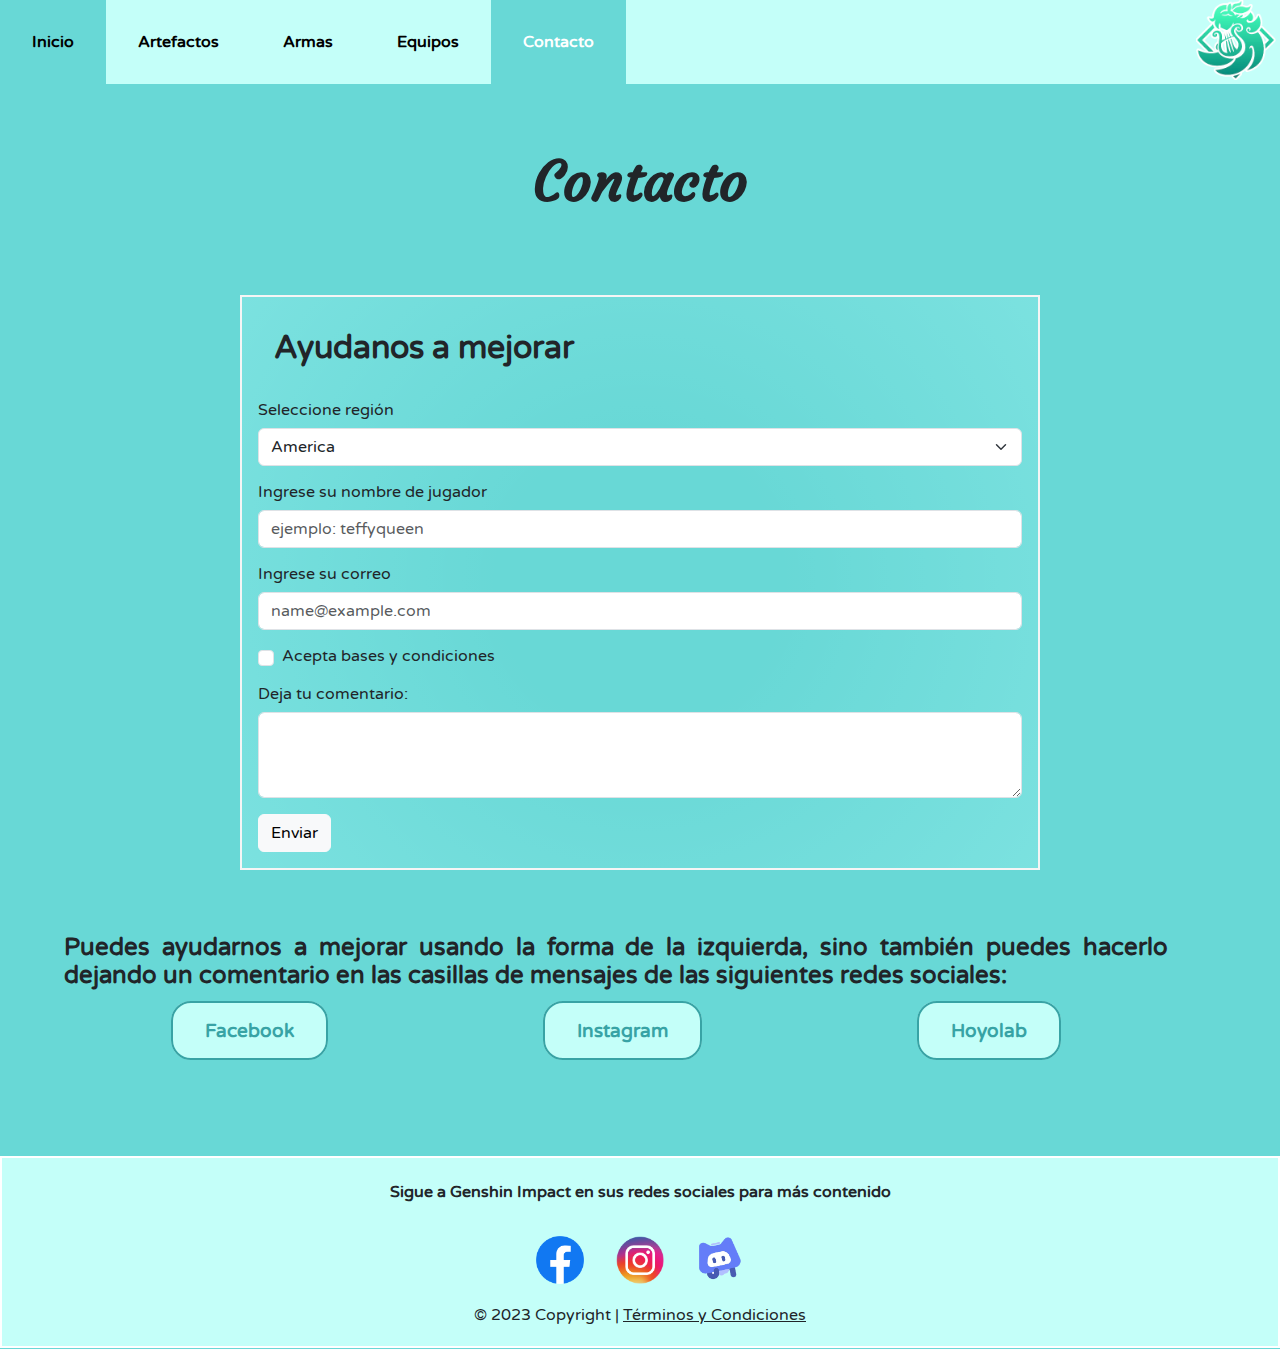
<file: assets/pages/contacto.html>
<!DOCTYPE html>
<html lang="en">

<head>
    <meta charset="UTF-8">
    <meta http-equiv="X-UA-Compatible" content="IE=edge">
    <meta name="viewport" content="width=device-width, initial-scale=1.0">

    <link rel="icon" href="../img/1946_anemo.png">
    <script type="text/javascript" src="../../scripts.js"></script>

    <!-- libreria font awesome -->
    <link rel="stylesheet" href="https://cdnjs.cloudflare.com/ajax/libs/font-awesome/4.7.0/css/font-awesome.min.css">

    <!-- bootstrap -->
    <link rel="stylesheet" href="https://cdn.jsdelivr.net/npm/bootstrap@5.3.0-alpha3/dist/css/bootstrap.min.css">


    <link rel="stylesheet" href="../../css/main.css"> <!-- MAIN CSS -->

    <!-- google fonts -->
    <link rel="preconnect" href="https://fonts.googleapis.com">
    <link rel="preconnect" href="https://fonts.gstatic.com" crossorigin>
    <link href="https://fonts.googleapis.com/css2?family=Courgette&display=swap" rel="stylesheet">
    <link rel="preconnect" href="https://fonts.googleapis.com">
    <link rel="preconnect" href="https://fonts.gstatic.com" crossorigin>
    <link href="https://fonts.googleapis.com/css2?family=Varela+Round&display=swap" rel="stylesheet">

    <!-- etiquetas SEO -->
    <meta name="description" content="Ponte en contacto con nosotros y ayudanos a mejorar.">
    <meta name="keywords"
        content="contacto, contact, barbatos, venti, builds, weapons, arconte anemo, artifacts, teams comp, artefactos">

    <meta property="og:title" content="Contactanos para mejorar">
    <meta property="og:description"
        content="Aquí podrás ponerte en contacto con nosotros y ayudarnos a mejorar con builds actuales.">
    <meta property="og:image" content="../img/venti-og-img.jpg">
    <meta property="og:type" content="website">
    <meta property="og:locale" content="es_ES">

    <title>Venti | Contacto</title>
</head>

<body>

    <header>
        <div class="desktop">
            <a href="../../index.html">
                <img class="logo" src="../img/venti_logo.png" alt="">
            </a>
            <nav>
                <ul>
                    <li><a href="../../index.html">Inicio</a></li>
                    <li><a href="./artefactos.html">Artefactos</a></li>
                    <li><a href="./armas.html">Armas</a></li>
                    <li><a href="./equipos.html">Equipos</a></li>
                    <li><a class="active" href="#">Contacto</a></li>
                </ul>
            </nav>
        </div>

        <div class="mobile"> <!-- Navbar version mobile -->
            <div class="topnav">
                <a href="../../index.html" class="active">Hey, Traveler!</a>
                <div id="linksMenu">
                    <a href="../../index.html">Inicio</a>
                    <a href="./artefactos.html">Artefactos</a>
                    <a href="./armas.html">Armas</a>
                    <a href="./equipos.html">Equipos</a>
                    <a class="active" href="#">Contacto</a>
                </div>
                <a href="javascript:void(0);" class="icon" onclick="menuMobile()">
                    <i class="fa fa-bars"></i>
                </a>
            </div>
    </header>

    <main>
        <h1 class="title_main">Contacto</h1>

            <div class="row"> <!-- Formulario con Bootstrap -->
                <div class="col">
                    <div class="container form__center">
                        <form action="">
                            <fieldset class="fieldset__contact">
                                <div class="row">

                                    <div class="col">

                                        <legend> <!-- Título del form -->
                                            <h3 class="subtitle__contact">Ayudanos a mejorar</h3>
                                        </legend>
                                        <!-- Selecciones región -->
                                        <label class="form-label" for="region">Seleccione región</label>
                                        <select class="form-select mb-3" name="region" id="region">
                                            <option value="america">America</option>
                                            <option value="asia">Asia</option>
                                            <option value="europa">Europa</option>
                                        </select>
                                        <div> <!-- Ingrese su nombre de jugador -->
                                            <label class="form-label" for="nombre">Ingrese su nombre de jugador</label>
                                            <input class="form-control mb-3" type="name" id="nombre"
                                                placeholder="ejemplo: teffyqueen">
                                        </div>
                                        <div class="mb-3"> <!-- Ingrese sucorreo -->
                                            <label for="exampleFormControlInput1" class="form-label">Ingrese su
                                                correo</label>
                                            <input type="email" class="form-control" id="exampleFormControlInput1"
                                                placeholder="name@example.com" required>
                                        </div>
                                        <div class="form-check"> <!-- check form  Acepta bases y condiciones -->
                                            <input class="form-check-input" type="checkbox" value=""
                                                id="flexCheckDefault">
                                            <label class="form-check-label mb-3" for="flexCheckDefault">
                                                Acepta bases y condiciones
                                            </label>
                                        </div>
                                        <div class="mb-3"> <!-- un  textarea para dejar comentario -->
                                            <label for="exampleFormControlTextarea1" class="form-label">Deja tu
                                                comentario:</label>
                                            <textarea class="form-control" id="exampleFormControlTextarea1"
                                                rows="3"></textarea>
                                        </div>
                                        <button type="submit" class="btn btn-light">Enviar</button>
                                    </div>

                                </div>
                            </fieldset>

                        </form>

                    </div>
                </div>


        <div class="col text__form">
            <h4>Puedes ayudarnos a mejorar usando la forma de la izquierda, sino también puedes hacerlo dejando un
                comentario en las casillas de mensajes de las siguientes redes sociales: </h4>

            <div class="row">
                <ul class="link__form">
                    <li><a class="button__form button2__form"
                            href="https://www.facebook.com/genshinimpact.es">Facebook</a></li>
                    <li><a class="button__form button2__form"
                            href="https://www.instagram.com/genshinimpact/?hl=es">Instagram</a></li>
                    <li><a class="button__form button2__form" href="https://www.hoyolab.com/home">Hoyolab</a></li>
                </ul>
            </div>
        </div>
        </div>

    </main>


    <footer>
        <div class="container__footer">
            <div class="txt footer__title">
                <h5 class="desktop">Sigue a Genshin Impact en sus redes sociales para más contenido</h5>
            </div>
            <div class="socialmedia">
                <ul>
                    <li> <a href="https://www.facebook.com/genshinimpact.es"><img class="logo__socialmedia"
                                src="../img/facebook_logo.png" alt=""></a></li>
                    <li><a href="https://www.instagram.com/genshinimpact/?hl=es"><img class="logo__socialmedia"
                                src="../img/instagram_logo.png" alt=""></a></li>
                    <li> <a href="https://www.hoyolab.com/home"><img class="logo__socialmedia"
                                src="../img/hoyolab_logo.png" alt=""></a></li>
                </ul>
            </div>
        </div>
        <div class="desktop text-center text-lg-start"> <!-- footer con bootstrap -->
            <div class="text-center p-4">
                © 2023 Copyright |
                <a class="text-dark" href="../../404.html">Términos y Condiciones</a>
            </div>
        </div>
    </footer>



    <script src="https://cdn.jsdelivr.net/npm/bootstrap@5.3.0-alpha3/dist/js/bootstrap.bundle.min.js
"></script>
</body>

</html>
</file>
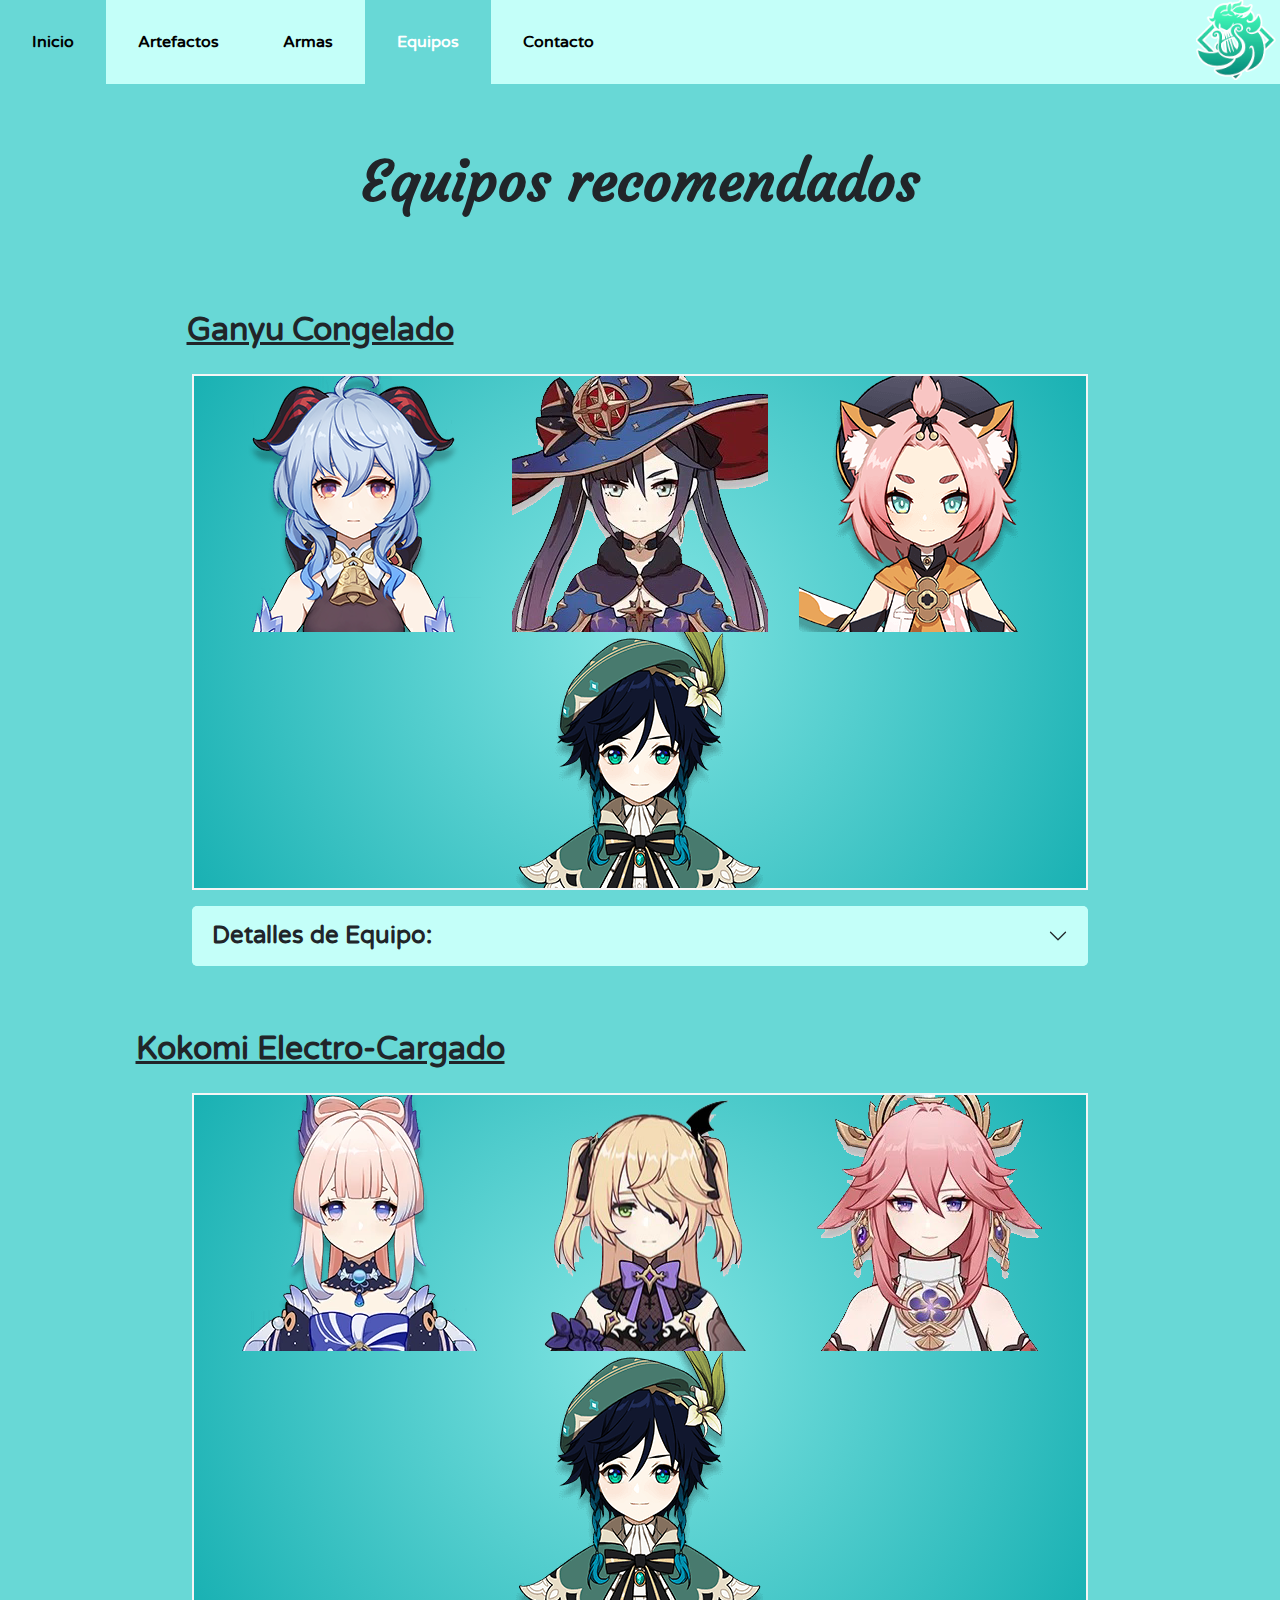
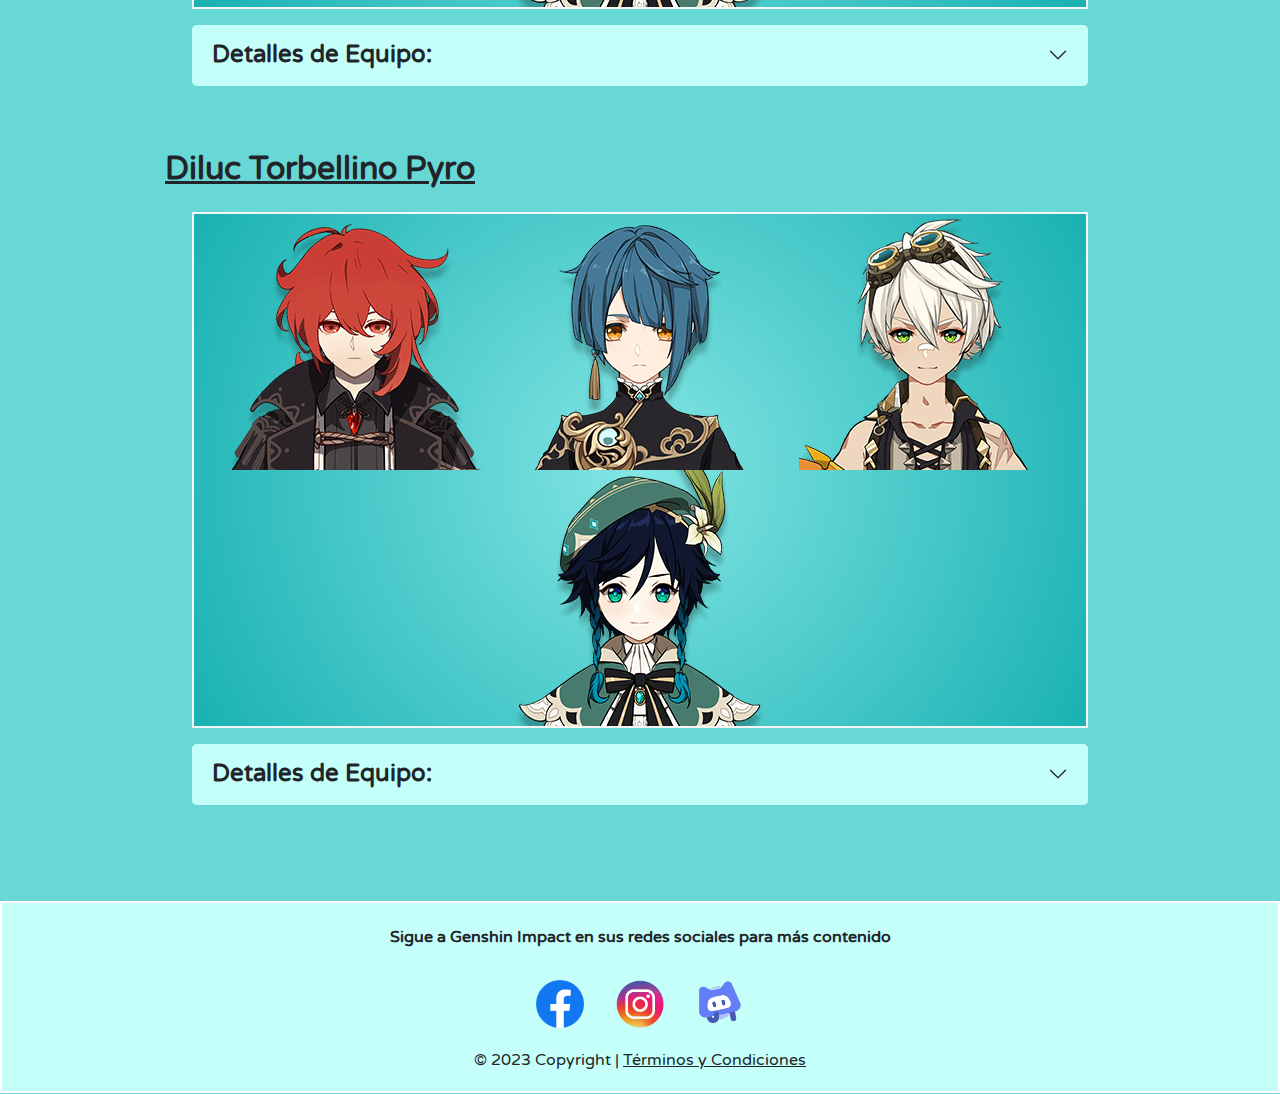
<file: assets/pages/equipos.html>
<!DOCTYPE html>
<html lang="en">

<head>
    <meta charset="UTF-8">
    <meta http-equiv="X-UA-Compatible" content="IE=edge">
    <meta name="viewport" content="width=device-width, initial-scale=1.0">
    <link rel="icon" href="../img/1946_anemo.png">

    <script type="text/javascript" src="../../scripts.js"></script>

    <!-- libreria font awesome -->
    <link rel="stylesheet" href="https://cdnjs.cloudflare.com/ajax/libs/font-awesome/4.7.0/css/font-awesome.min.css">

    <!-- bootstrap -->
    <link rel="stylesheet" href="https://cdn.jsdelivr.net/npm/bootstrap@5.3.0-alpha3/dist/css/bootstrap.min.css">

    <link rel="stylesheet" href="../../css/main.css"> <!-- MAIN CSS -->

    <!-- google fonts -->
    <link rel="preconnect" href="https://fonts.googleapis.com">
    <link rel="preconnect" href="https://fonts.gstatic.com" crossorigin>
    <link href="https://fonts.googleapis.com/css2?family=Courgette&display=swap" rel="stylesheet">
    <link rel="preconnect" href="https://fonts.googleapis.com">
    <link rel="preconnect" href="https://fonts.gstatic.com" crossorigin>
    <link href="https://fonts.googleapis.com/css2?family=Varela+Round&display=swap" rel="stylesheet">

    <!-- etiquetas SEO -->
    <meta name="description" content="¿No sabés con qué personajes tiene sinergía Venti? Nosotros te ayudamos.">
    <meta name="keywords" content="barbatos, venti, builds, weapons, arconte anemo, artifacts, teams comp, artefactos">

    <meta property="og:title" content="Mejores Equipos para Venti">
    <meta property="og:description" content="Combina a Venti con estos personajes y sé el más pro.">
    <meta property="og:image" content="../img/venti-og-img.jpg">
    <meta property="og:type" content="website">
    <meta property="og:locale" content="es_ES">

    <title>Venti | Mejores Equipos</title>
</head>

<body>

    <header>
        <div class="desktop">
            <a href="../../index.html">
                <img class="logo" src="../img/venti_logo.png" alt="">
            </a>
            <nav>
                <ul>
                    <li><a href="../../index.html">Inicio</a></li>
                    <li><a href="./artefactos.html">Artefactos</a></li>
                    <li><a href="./armas.html">Armas</a></li>
                    <li><a class="active" href="#">Equipos</a></li>
                    <li><a href="./contacto.html">Contacto</a></li>
                </ul>
            </nav>
        </div>
        <div class="mobile"> <!-- Navbar version mobile -->
            <div class="topnav">
                <a href="../../index.html" class="active">Hey, Traveler!</a>
                <div id="linksMenu">
                    <a href="../../index.html">Inicio</a>
                    <a href="./artefactos.html">Artefactos</a>
                    <a href="./armas.html">Armas</a>
                    <a class="active" href="#">Equipos</a>
                    <a href="./contacto.html">Contacto</a>
                </div>
                <a href="javascript:void(0);" class="icon" onclick="menuMobile()">
                    <i class="fa fa-bars"></i>
                </a>
            </div>
        </div>
    </header>

    <main>

        <section>
            <div class="container__teams">
                <div class="titleTeams">
                    <h1 class="title_main">Equipos recomendados</h1>
                </div>


                <div class="nameteam1"> <!-- ==== EQUIPO 1 ==== -->
                    <h2 class="subtitle__teams">Ganyu Congelado</h2>
                </div>

                <div class="team1">
                    <div class="img__teams">
                        <img src="../img/ganyu_icon.png" alt="ganyu_icon">
                        <img src="../img/mona_icon.png" alt="mona_icon">
                        <img src="../img/diona-icon.png" alt="diona-icon">
                        <img src="../img/venti_icon.png" alt="venti_icon">
                    </div>

                    <!-- Se muestra en versión "tablet y laptop" | Detalles del Equipo 1-->
                    <div class="no__mostrar--Desktop">
                        <div class="container__details">
                            <div class="namedetails1">
                                <h2>Ganyu</h2>
                            </div>
                            <div class="namedetails2">
                                <h2>Mona</h2>
                            </div>
                            <div class="namedetails3">
                                <h2>Diona</h2>
                            </div>
                            <div class="namedetails4">
                                <h2>Venti</h2>
                            </div>
                            <div class="positiondetail1">
                                <h3>Main DPS</h3>
                            </div>
                            <div class="positiondetail2">
                                <h3>Sub DPS</h3>
                            </div>
                            <div class="positiondetail3">
                                <h3>Support</h3>
                            </div>
                            <div class="positiondetail4">
                                <h3>Sub DPS</h3>
                            </div>
                        </div>
                    </div>


                    <!-- Acordión de Bootstrap | para mostrar "más detalles" debajo de los personajes"-->
                    <div class="desktop accordion">
                        <div class="accordion-item">
                            <h2 class="accordion-header">
                                <button class="accordion-button collapsed" type="button" data-bs-toggle="collapse"
                                    data-bs-target="#panelsStayOpen-collapseOne" aria-expanded="true"
                                    aria-controls="panelsStayOpen-collapseOne">
                                    Detalles de Equipo:
                                </button>
                            </h2>
                            <div id="panelsStayOpen-collapseOne" class="accordion-collapse collapse">
                                <div class="accordion-body">
                                    <div class="container__details"> <!-- Detalles del Equipo 1-->
                                        <div class="namedetails1">
                                            <h2>Ganyu</h2>
                                        </div>
                                        <div class="namedetails2">
                                            <h2> Mona</h2>
                                        </div>
                                        <div class="namedetails3">
                                            <h2>Diona</h2>
                                        </div>
                                        <div class="namedetails4">
                                            <h2>Venti</h2>
                                        </div>
                                        <div class="elementdetail1"><img src="../img/cryo_icon.png" alt="cryo_icon">
                                        </div>
                                        <div class="elementdetail2"><img src="../img/hydro_icon.png" alt="hydro_icon">
                                        </div>
                                        <div class="elementdetail3"><img src="../img/cryo_icon.png" alt="cryo_icon">
                                        </div>
                                        <div class="elementdetail4"><img src="../img/anemo_icon.png" alt="anemo_icon">
                                        </div>
                                        <div class="positiondetail1">
                                            <h3>Main DPS</h3>
                                        </div>
                                        <div class="positiondetail2">
                                            <h3>Sub DPS</h3>
                                        </div>
                                        <div class="positiondetail3">
                                            <h3>Support</h3>
                                        </div>
                                        <div class="positiondetail4">
                                            <h3>Sub DPS</h3>
                                        </div>
                                        <div class="artifactdetail1"><img src="../img/escarcha_icon.png"
                                                alt="Set x4 Nómada del Invierno"></div>
                                        <div class="artifactdetail2"><img src="../img/fate_icon.png"
                                                alt="Set x4 Emblema del Destino"></div>
                                        <div class="artifactdetail3"><img src="../img/noblesa_icon.png"
                                                alt="Set x4 Noblesa Obliga"></div>
                                        <div class="artifactdetail4"><img src="../img/esmeralda_icon.png"
                                                alt="Set x4 Verde Esmeralda">
                                        </div>
                                    </div>
                                </div>
                            </div>
                        </div>
                    </div>
                </div>



                <div class="nameteam2"> <!-- ==== EQUIPO 2 ==== -->
                    <h2 class="subtitle__teams">Kokomi Electro-Cargado</h2>
                </div>

                <div class="team2">
                    <div class="img__teams">
                        <img src="../img/kokomi_icon.png" alt="kokomi_icon">
                        <img src="../img/fischl_icon.png" alt="fischl_icon">
                        <img src="../img/yae_miko_icon.png" alt="yae_miko_icon">
                        <img src="../img/venti_icon.png" alt="venti_icon">
                    </div>

                    <!-- Se muestra en versión "tablet y laptop" | Detalles del Equipo 2-->
                    <div class="no__mostrar--Desktop">
                        <div class="container__details"> <!-- Detalles del Equipo 2 -->
                            <div class="namedetails1">
                                <h2>Kokomi</h2>
                            </div>
                            <div class="namedetails2">
                                <h2>Fischl</h2>
                            </div>
                            <div class="namedetails3">
                                <h2>Yae Miko</h2>
                            </div>
                            <div class="namedetails4">
                                <h2>Venti</h2>
                            </div>
                            <div class="positiondetail1">
                                <h3>Main DPS</h3>
                            </div>
                            <div class="positiondetail2">
                                <h3>Sub DPS</h3>
                            </div>
                            <div class="positiondetail3">
                                <h3>Sub DPS</h3>
                            </div>
                            <div class="positiondetail4">
                                <h3>Sub DPS</h3>
                            </div>
                        </div>
                    </div>


                    <div class="desktop accordion"> <!-- Acordión de Bootstrap -->
                        <div class="accordion-item">
                            <h2 class="accordion-header">
                                <button class="accordion-button collapsed" type="button" data-bs-toggle="collapse"
                                    data-bs-target="#panelsStayOpen-collapseTwo" aria-expanded="true"
                                    aria-controls="panelsStayOpen-collapseTwo">
                                    Detalles de Equipo:
                                </button>
                            </h2>
                            <div id="panelsStayOpen-collapseTwo" class="accordion-collapse collapse">
                                <div class="accordion-body">
                                    <div class="container__details"> <!-- Detalles del Equipo 2 -->
                                        <div class="namedetails1">
                                            <h2>Kokomi</h2>
                                        </div>
                                        <div class="namedetails2">
                                            <h2>Fischl</h2>
                                        </div>
                                        <div class="namedetails3">
                                            <h2>Yae Miko</h2>
                                        </div>
                                        <div class="namedetails4">
                                            <h2>Venti</h2>
                                        </div>
                                        <div class="elementdetail1"><img src="../img/hydro_icon.png" alt="hydro_icon">
                                        </div>
                                        <div class="elementdetail2"><img src="../img/electro_icon.png"
                                                alt="electro_icon"></div>
                                        <div class="elementdetail3"><img src="../img/electro_icon.png"
                                                alt="electro_icon"></div>
                                        <div class="elementdetail4"><img src="../img/anemo_icon.png" alt="anemo_icon">
                                        </div>
                                        <div class="positiondetail1">
                                            <h3>Main DPS</h3>
                                        </div>
                                        <div class="positiondetail2">
                                            <h3>Sub DPS</h3>
                                        </div>
                                        <div class="positiondetail3">
                                            <h3>Sub DPS</h3>
                                        </div>
                                        <div class="positiondetail4">
                                            <h3>Sub DPS</h3>
                                        </div>
                                        <div class="artifactdetail1"><img src="../img/perla_icon.png"
                                                alt="Set x4 Perla Oceánica"></div>
                                        <div class="artifactdetail2"><img src="../img/thunder_icon.png"
                                                alt="Set x4 Thundering Fury"></div>
                                        <div class="artifactdetail3"><img src="../img/thundersoother.png"
                                                alt="Set x4 Thunder Soother"></div>
                                        <div class="artifactdetail4"><img src="../img/esmeralda_icon.png"
                                                alt="Set x4 Verde Esmeralda">
                                        </div>
                                    </div>
                                </div>
                            </div>
                        </div>
                    </div>
                </div>



                <div class="nameteam3"> <!-- ==== EQUIPO 3 ==== -->
                    <h2 class="subtitle__teams">Diluc Torbellino Pyro</h2>
                </div>

                <div class="team3">
                    <div class="img__teams">
                        <img src="../img/diluc-icon.png" alt="diluc-icon">
                        <img src="../img/xingqiu-icon.png" alt="xingqiu-icon">
                        <img src="../img/bennett_icon.png" alt="bennett_icon">
                        <img src="../img/venti_icon.png" alt="venti_icon">
                    </div>

                    <!-- Se muestra en versión "tablet y laptop" | Detalles del Equipo 3-->
                    <div class="no__mostrar--Desktop">
                        <div class="container__details"> <!-- Detalles del Equipo 3-->
                            <div class="namedetails1">
                                <h2>Diluc</h2>
                            </div>
                            <div class="namedetails2">
                                <h2>Xingqiu</h2>
                            </div>
                            <div class="namedetails3">
                                <h2>Bennett</h2>
                            </div>
                            <div class="namedetails4">
                                <h2>Venti</h2>
                            </div>
                            <div class="positiondetail1">
                                <h3>Main DPS</h3>
                            </div>
                            <div class="positiondetail2">
                                <h3>Sub DPS</h3>
                            </div>
                            <div class="positiondetail3">
                                <h3>Support</h3>
                            </div>
                            <div class="positiondetail4">
                                <h3>Sub DPS</h3>
                            </div>
                        </div>
                    </div>


                    <div class="desktop accordion"> <!-- Acordión de Bootstrap -->
                        <div class="accordion-item">
                            <h2 class="accordion-header">
                                <button class="accordion-button collapsed" type="button" data-bs-toggle="collapse"
                                    data-bs-target="#panelsStayOpen-collapseThree" aria-expanded="true"
                                    aria-controls="panelsStayOpen-collapseThree">
                                    Detalles de Equipo:
                                </button>
                            </h2>
                            <div id="panelsStayOpen-collapseThree" class="accordion-collapse collapse">
                                <div class="accordion-body">
                                    <div class="container__details"> <!-- Detalles del Equipo 3-->
                                        <div class="namedetails1">
                                            <h2>Diluc</h2>
                                        </div>
                                        <div class="namedetails2">
                                            <h2>Xingqiu</h2>
                                        </div>
                                        <div class="namedetails3">
                                            <h2>Bennett</h2>
                                        </div>
                                        <div class="namedetails4">
                                            <h2>Venti</h2>
                                        </div>
                                        <div class="elementdetail1"><img src="../img/pyro_icon.png" alt="pyro_icon">
                                        </div>
                                        <div class="elementdetail2"><img src="../img/hydro_icon.png" alt="hydro_icon">
                                        </div>
                                        <div class="elementdetail3"><img src="../img/pyro_icon.png" alt="pyro_icon">
                                        </div>
                                        <div class="elementdetail4"><img src="../img/anemo_icon.png" alt="anemo_icon">
                                        </div>
                                        <div class="positiondetail1">
                                            <h3>Main DPS</h3>
                                        </div>
                                        <div class="positiondetail2">
                                            <h3>Sub DPS</h3>
                                        </div>
                                        <div class="positiondetail3">
                                            <h3>Support</h3>
                                        </div>
                                        <div class="positiondetail4">
                                            <h3>Sub DPS</h3>
                                        </div>
                                        <div class="artifactdetail1"><img src="../img/brujacarmesi_icon.png"
                                                alt="Set x4 Bruja Carmesí"></div>
                                        <div class="artifactdetail2"><img src="../img/fate_icon.png"
                                                alt="Set x4 Emblema del Destino"></div>
                                        <div class="artifactdetail3"><img src="../img/noblesa_icon.png"
                                                alt="Set x4 Noblesa Obliga"></div>
                                        <div class="artifactdetail4"><img src="../img/esmeralda_icon.png"
                                                alt="Set x4 Verde Esmeralda">
                                        </div>
                                    </div>
                                </div>
                            </div>
                        </div>
                    </div>
                </div>
            </div>

        </section>

    </main>


    <footer>
        <div class="container__footer">
            <div class="txt footer__title">
                <h5 class="desktop">Sigue a Genshin Impact en sus redes sociales para más contenido</h5>
            </div>
            <div class="socialmedia">
                <ul>
                    <li> <a href="https://www.facebook.com/genshinimpact.es"><img class="logo__socialmedia"
                                src="../img/facebook_logo.png" alt=""></a></li>
                    <li><a href="https://www.instagram.com/genshinimpact/?hl=es"><img class="logo__socialmedia"
                                src="../img/instagram_logo.png" alt=""></a></li>
                    <li> <a href="https://www.hoyolab.com/home"><img class="logo__socialmedia"
                                src="../img/hoyolab_logo.png" alt=""></a></li>
                </ul>
            </div>
        </div>
        <div class="desktop text-center text-lg-start"> <!-- footer con bootstrap -->
            <div class="text-center p-4">
                © 2023 Copyright |
                <a class="text-dark" href="../../404.html">Términos y Condiciones</a>
            </div>
        </div>
    </footer>


    <script src="https://cdn.jsdelivr.net/npm/bootstrap@5.3.0-alpha3/dist/js/bootstrap.bundle.min.js
    "></script>
</body>

</html>
</file>
<file: css/main.css>
@charset "UTF-8";
/* === Variables=== */
/* ==Fuentes== */
/* == Colores== */
.container__footer {
  display: grid;
  grid-template-columns: 25% 25% 25% 25%;
  grid-template-rows: 50% 50%;
  gap: 0px 0px;
  grid-auto-flow: row;
  grid-template-areas: ". txt txt ." "socialmedia socialmedia socialmedia socialmedia";
}

.txt {
  grid-area: txt;
}

.socialmedia {
  grid-area: socialmedia;
}

body footer {
  background-color: rgb(196, 255, 249);
  border: 2px solid white;
  position: absolute;
  bottom: 0;
  width: 100%;
  height: 12rem;
}
body footer ul {
  display: -webkit-box;
  display: -ms-flexbox;
  display: flex;
  -webkit-box-pack: center;
      -ms-flex-pack: center;
          justify-content: center;
  text-align: center;
}
body footer ul li {
  display: inline;
  text-align: center;
}

.footer__title {
  display: -webkit-box;
  display: -ms-flexbox;
  display: flex;
  -webkit-box-orient: vertical;
  -webkit-box-direction: normal;
      -ms-flex-direction: column;
          flex-direction: column;
  -webkit-box-pack: center;
      -ms-flex-pack: center;
          justify-content: center;
  text-align: center;
  padding-top: 1rem;
}

.logo__socialmedia {
  width: 5rem;
  padding: 1rem;
  -webkit-transition: 0.5s;
  transition: 0.5s;
}

.logo__socialmedia:hover {
  -webkit-transform: scale(1.2);
          transform: scale(1.2);
}

body header {
  padding: 2rem 0 2rem 0;
  background-color: rgb(196, 255, 249);
}
body header nav ul {
  display: -webkit-box;
  display: -ms-flexbox;
  display: flex;
  list-style-type: none;
  font-weight: bold;
  text-align: right;
}
body header nav ul li {
  display: inline;
  text-align: center;
}
body header nav ul li a {
  color: black;
  text-decoration: none;
  padding: 2rem;
  -webkit-transition: 0.5s;
  transition: 0.5s;
}
body header nav ul li a:hover {
  background-color: rgb(104, 216, 214);
  color: black;
}

.logo {
  position: absolute;
  top: 0;
  right: 4px;
  width: 5rem;
}

.active {
  background-color: rgb(104, 216, 214);
  color: white;
}

/* ========================= 404 ERROR.html =============================*/
.container__error {
  display: grid;
  grid-template-columns: 25% 25% 25% 25%;
  grid-template-rows: -webkit-min-content -webkit-min-content -webkit-min-content -webkit-min-content;
  grid-template-rows: min-content min-content min-content min-content;
  gap: 0px 0px;
  grid-auto-flow: row;
  grid-template-areas: "title_error title_error title_error title_error" ". img_error img_error ." "text_error text_error text_error text_error" ". button_error button_error .";
}

.title_error {
  grid-area: title_error;
}

.img_error {
  grid-area: img_error;
  display: -webkit-box;
  display: -ms-flexbox;
  display: flex;
  -webkit-box-pack: center;
      -ms-flex-pack: center;
          justify-content: center;
  width: 100%;
  padding: 1rem 3rem 1rem 3rem;
}

.text_error {
  grid-area: text_error;
  display: -webkit-box;
  display: -ms-flexbox;
  display: flex;
  -webkit-box-pack: center;
      -ms-flex-pack: center;
          justify-content: center;
  text-align: center;
  padding: 2rem;
}

.button_error {
  grid-area: button_error;
  display: -webkit-box;
  display: -ms-flexbox;
  display: flex;
  -webkit-box-pack: center;
      -ms-flex-pack: center;
          justify-content: center;
  font-weight: bold;
}

* {
  margin: 0;
  padding: 0;
  -webkit-box-sizing: border-box;
          box-sizing: border-box;
}

/* ===== Oculta contenido que es para el MQ mobile / tablet ========*/
.desktop {
  display: block;
}

.mobile {
  display: none;
}

.no__mostrar--Desktop {
  /* único de equipos.html */
  display: none;
}

/* ----------------------------- */
.title_main {
  font-family: "Courgette", cursive;
  text-align: center;
  font-size: 3.5rem;
  padding-top: 4rem;
  padding-bottom: 5rem;
  margin: 0;
}

body {
  background-color: rgb(104, 216, 214);
  font-family: "Varela Round", sans-serif;
  min-height: 100vh;
  position: relative;
  line-height: inherit;
  /*====== Como se importaron elementos de Bootstrap hubo que hacer modificaciones en las clases ===== */
}
body main {
  padding-bottom: 15rem;
  /* ========================= INDEX ========================= */
  /*============= termina el grid============= */
  /* =============título con imagen del index =============*/
  /* ========================= ARTEFACTOS.HTML =========================*/
  /* ========================= ARMAS.HTML =========================*/
  /*============= Grid de armas.html =============*/
  /*========================= EQUIPOS.HTML =========================*/
  /* Grid para los detalles del equipo */
  /*========================= CONTACTO.HTML =========================*/
}
body main .container__index {
  display: grid;
  grid-template-columns: 50% 50%;
  grid-template-rows: -webkit-min-content -webkit-min-content -webkit-min-content;
  grid-template-rows: min-content min-content min-content;
  gap: 0px 0px;
  grid-auto-flow: row;
  grid-template-areas: "titleindex titleindex" "historytitle historytitle" "history1 history1" "history2 imgstory" "history3 history3" "textindex videoindex" "ascensiontitle ascensiontitle" "imgindex1 imgindex1";
}
body main .titleindex {
  grid-area: titleindex;
  display: -webkit-box;
  display: -ms-flexbox;
  display: flex;
  -webkit-box-pack: center;
      -ms-flex-pack: center;
          justify-content: center;
  position: relative;
  text-align: center;
  margin-bottom: 1rem;
  border-bottom: 3px solid whitesmoke;
}
body main .textindex {
  grid-area: textindex;
  display: -webkit-box;
  display: -ms-flexbox;
  display: flex;
  -webkit-box-orient: vertical;
  -webkit-box-direction: normal;
      -ms-flex-direction: column;
          flex-direction: column;
  -webkit-box-pack: center;
      -ms-flex-pack: center;
          justify-content: center;
  -webkit-box-align: center;
      -ms-flex-align: center;
          align-items: center;
}
body main .videoindex {
  grid-area: videoindex;
  display: -webkit-box;
  display: -ms-flexbox;
  display: flex;
  -webkit-box-pack: center;
      -ms-flex-pack: center;
          justify-content: center;
}
body main .imgindex1 {
  grid-area: imgindex1;
  display: -webkit-box;
  display: -ms-flexbox;
  display: flex;
  -webkit-box-orient: vertical;
  -webkit-box-direction: normal;
      -ms-flex-direction: column;
          flex-direction: column;
  -webkit-box-align: center;
      -ms-flex-align: center;
          align-items: center;
}
body main .historytitle {
  grid-area: historytitle;
}
body main .history1 {
  grid-area: history1;
}
body main .history2 {
  grid-area: history2;
  width: 80%;
}
body main .history3 {
  grid-area: history3;
}
body main .imgstory {
  grid-area: imgstory;
  display: -webkit-box;
  display: -ms-flexbox;
  display: flex;
  -webkit-box-orient: vertical;
  -webkit-box-direction: normal;
      -ms-flex-direction: column;
          flex-direction: column;
  -webkit-box-pack: center;
      -ms-flex-pack: center;
          justify-content: center;
  width: 80%;
  -webkit-transition: 0.7s;
  transition: 0.7s;
}
body main .ascensiontitle {
  grid-area: ascensiontitle;
}
body main .overlay__index {
  position: absolute;
  height: 100%;
  width: 100%;
  opacity: 0;
  -webkit-transition: 0.5s;
  transition: 0.5s;
  background: rgb(183, 255, 254);
  background: radial-gradient(circle, rgba(183, 255, 254, 0.1573004202) 0%, rgb(104, 216, 214) 100%);
}
body main .titleindex:hover .overlay__index {
  opacity: 1;
}
body main .title_main--index {
  font-family: "Courgette", cursive;
  font-size: 3.5rem;
  margin: 0;
  position: absolute;
  top: 50%;
  left: 50%;
  -webkit-transform: translate(-50%, -50%);
          transform: translate(-50%, -50%);
}
body main .img__index {
  background: rgb(25, 177, 179);
  background: linear-gradient(142deg, rgb(25, 177, 179) 0%, rgb(183, 255, 254) 100%);
  border-radius: 20px;
  padding: 0.5rem;
  width: 60%;
}
body main .video__index {
  background: rgb(25, 177, 179);
  background: linear-gradient(142deg, rgb(25, 177, 179) 0%, rgb(183, 255, 254) 100%);
  border-radius: 2rem;
  padding: 0.5rem;
  margin-right: 1.5rem;
}
body main .paragraph__index {
  background-color: antiquewhite;
  font-style: italic;
  text-align: justify;
  font-size: 1.5rem;
  padding: 3rem;
  width: 90%;
}
body main .titleStory {
  font-family: "Courgette", cursive;
  font-size: 2.5rem;
  text-align: center;
  padding: 2rem;
  margin-top: 1rem;
  margin-bottom: 3rem;
  background-color: rgb(196, 255, 249);
}
body main .textStory {
  display: -webkit-box;
  display: -ms-flexbox;
  display: flex;
  -webkit-box-orient: vertical;
  -webkit-box-direction: normal;
      -ms-flex-direction: column;
          flex-direction: column;
  -webkit-box-pack: center;
      -ms-flex-pack: center;
          justify-content: center;
  text-align: justify;
  font-size: 1.4rem;
  padding: 0.5rem;
  margin-left: 2rem;
  margin-right: 1rem;
}
body main .imgstory:hover {
  -webkit-transform: scale(1.2);
          transform: scale(1.2);
}
body main .container__artifacts {
  display: grid;
  grid-template-columns: 50% 50%;
  grid-template-rows: -webkit-min-content -webkit-min-content -webkit-min-content -webkit-min-content -webkit-min-content -webkit-min-content -webkit-min-content;
  grid-template-rows: min-content min-content min-content min-content min-content min-content min-content;
  gap: 0px 0px;
  grid-auto-flow: row;
  grid-template-areas: "titleartifacts titleartifacts" "artifact1 artifact1" "artifact2 artifact3" "artifact4 artifact5" "artifactStats artifactStats" "subtitleartifact subtitleartifact" "videoartifact videoartifact";
}
body main .titleartifacts {
  grid-area: titleartifacts;
}
body main .artifact1 {
  grid-area: artifact1;
  display: -webkit-box;
  display: -ms-flexbox;
  display: flex;
  -webkit-box-pack: center;
      -ms-flex-pack: center;
          justify-content: center;
}
body main .artifact1 img {
  -webkit-transition: 0.5s;
  transition: 0.5s;
}
body main .artifact1 img:hover {
  -webkit-transform: scale(1.2);
          transform: scale(1.2);
}
body main .artifact2 {
  grid-area: artifact2;
  display: -webkit-box;
  display: -ms-flexbox;
  display: flex;
  -webkit-box-pack: center;
      -ms-flex-pack: center;
          justify-content: center;
}
body main .artifact2 img {
  -webkit-transition: 0.5s;
  transition: 0.5s;
}
body main .artifact2 img:hover {
  -webkit-transform: scale(1.2);
          transform: scale(1.2);
}
body main .artifact3 {
  grid-area: artifact3;
  display: -webkit-box;
  display: -ms-flexbox;
  display: flex;
  -webkit-box-pack: center;
      -ms-flex-pack: center;
          justify-content: center;
}
body main .artifact3 img {
  -webkit-transition: 0.5s;
  transition: 0.5s;
}
body main .artifact3 img:hover {
  -webkit-transform: scale(1.2);
          transform: scale(1.2);
}
body main .artifact4 {
  grid-area: artifact4;
  display: -webkit-box;
  display: -ms-flexbox;
  display: flex;
  -webkit-box-pack: center;
      -ms-flex-pack: center;
          justify-content: center;
}
body main .artifact4 img {
  -webkit-transition: 0.5s;
  transition: 0.5s;
}
body main .artifact4 img:hover {
  -webkit-transform: scale(1.2);
          transform: scale(1.2);
}
body main .artifact5 {
  grid-area: artifact5;
  display: -webkit-box;
  display: -ms-flexbox;
  display: flex;
  -webkit-box-pack: center;
      -ms-flex-pack: center;
          justify-content: center;
}
body main .artifact5 img {
  -webkit-transition: 0.5s;
  transition: 0.5s;
}
body main .artifact5 img:hover {
  -webkit-transform: scale(1.2);
          transform: scale(1.2);
}
body main .artifactStats {
  grid-area: artifactStats;
  display: -webkit-box;
  display: -ms-flexbox;
  display: flex;
  -webkit-box-pack: center;
      -ms-flex-pack: center;
          justify-content: center;
}
body main .subtitleartifact {
  grid-area: subtitleartifact;
}
body main .videoartifact {
  grid-area: videoartifact;
  display: -webkit-box;
  display: -ms-flexbox;
  display: flex;
  -webkit-box-pack: center;
      -ms-flex-pack: center;
          justify-content: center;
}
body main .border__artifacts {
  display: -webkit-box;
  display: -ms-flexbox;
  display: flex;
  -webkit-box-orient: vertical;
  -webkit-box-direction: normal;
      -ms-flex-direction: column;
          flex-direction: column;
  -webkit-box-pack: space-evenly;
      -ms-flex-pack: space-evenly;
          justify-content: space-evenly;
  -webkit-box-align: center;
      -ms-flex-align: center;
          align-items: center;
  width: 70%;
  border: solid 3px whitesmoke;
  padding: 2rem;
  margin: 3rem;
  background: rgb(183, 255, 254);
  background: radial-gradient(circle, rgba(183, 255, 254, 0.3393732493) 0%, rgb(25, 177, 179) 100%);
}
body main .border__artifacts--principal {
  display: -webkit-box;
  display: -ms-flexbox;
  display: flex;
  -webkit-box-orient: vertical;
  -webkit-box-direction: normal;
      -ms-flex-direction: column;
          flex-direction: column;
  -webkit-box-pack: justify;
      -ms-flex-pack: justify;
          justify-content: space-between;
  -webkit-box-align: center;
      -ms-flex-align: center;
          align-items: center;
  width: 70%;
  border: solid 3px whitesmoke;
  padding: 2rem;
  margin: 3rem;
  background: rgb(183, 255, 254);
  background: radial-gradient(circle, rgba(183, 255, 254, 0.3393732493) 0%, rgb(25, 177, 179) 100%);
}
body main .border__artifacts--stats {
  display: -webkit-box;
  display: -ms-flexbox;
  display: flex;
  -webkit-box-orient: vertical;
  -webkit-box-direction: normal;
      -ms-flex-direction: column;
          flex-direction: column;
  -webkit-box-pack: center;
      -ms-flex-pack: center;
          justify-content: center;
  -webkit-box-align: center;
      -ms-flex-align: center;
          align-items: center;
  border: solid 3px whitesmoke;
  padding: 2rem;
  margin-bottom: 4rem;
  background: rgb(183, 255, 254);
  background: radial-gradient(circle, rgba(183, 255, 254, 0.3393732493) 0%, rgb(25, 177, 179) 100%);
}
body main .subtitle__artifacts {
  text-align: center;
  font-size: 2rem;
  padding: 1rem;
}
body main .text__artifacts {
  font-style: italic;
  text-align: justify;
  font-size: 1.5rem;
  padding: 2rem;
}
body main .title__video--artifacts {
  font-family: "Courgette", cursive;
  font-size: 2.5rem;
  text-align: center;
  padding: 2rem;
  margin-top: 1rem;
  margin-bottom: 3rem;
  background-color: rgb(196, 255, 249);
}
body main .video__artifacts {
  background: rgb(25, 177, 179);
  background: linear-gradient(142deg, rgb(25, 177, 179) 0%, rgb(183, 255, 254) 100%);
  border-radius: 30px;
  padding: 1rem;
}
body main .container__weapons {
  display: grid;
  grid-template-columns: 25% 25% 25% 25%;
  grid-template-rows: -webkit-min-content -webkit-min-content -webkit-min-content -webkit-min-content -webkit-min-content -webkit-min-content -webkit-min-content -webkit-min-content -webkit-min-content -webkit-min-content -webkit-min-content;
  grid-template-rows: min-content min-content min-content min-content min-content min-content min-content min-content min-content min-content min-content;
  gap: 0px 0px;
  grid-auto-flow: row;
  grid-template-areas: ". title title ." "subtitle subtitle . ." "img img text1 text1" "subtitle2 subtitle2 . ." "img2 img2 text2 text2" "subtitle3 subtitle3 . ." "img3 img3 text3 text3" "subtitle4 subtitle4 . ." "img4 img4 text4 text4" "subtitle5 subtitle5 . ." "img5 img5 text5 text5";
}
body main .title {
  grid-area: title;
}
body main .img {
  grid-area: img;
}
body main .text1 {
  grid-area: text1;
}
body main .img2 {
  grid-area: img2;
}
body main .text2 {
  grid-area: text2;
}
body main .img3 {
  grid-area: img3;
}
body main .text3 {
  grid-area: text3;
}
body main .img4 {
  grid-area: img4;
}
body main .text4 {
  grid-area: text4;
}
body main .img5 {
  grid-area: img5;
}
body main .text5 {
  grid-area: text5;
}
body main .subtitle {
  grid-area: subtitle;
}
body main .subtitle2 {
  grid-area: subtitle2;
}
body main .subtitle3 {
  grid-area: subtitle3;
}
body main .subtitle4 {
  grid-area: subtitle4;
}
body main .subtitle5 {
  grid-area: subtitle5;
}
body main .subtitle__weapons {
  text-align: left;
  font-size: 2rem;
  padding-left: 10rem;
  padding-top: 5rem;
}
body main .text__weapons {
  display: -webkit-box;
  display: -ms-flexbox;
  display: flex;
  -webkit-box-orient: vertical;
  -webkit-box-direction: normal;
      -ms-flex-direction: column;
          flex-direction: column;
  -webkit-box-pack: center;
      -ms-flex-pack: center;
          justify-content: center;
  border: 5px solid whitesmoke;
  text-align: justify;
  font-size: 1.3rem;
  padding: 2rem;
  margin-right: 2rem;
}
body main .img__weapons {
  display: -webkit-box;
  display: -ms-flexbox;
  display: flex;
  border: 2px solid whitesmoke;
  margin: 2rem 2rem 2rem 10rem;
  width: 50%;
}
body main .container__teams {
  display: grid;
  grid-template-columns: 50% 50%;
  grid-template-rows: -webkit-min-content -webkit-min-content -webkit-min-content -webkit-min-content -webkit-min-content -webkit-min-content -webkit-min-content;
  grid-template-rows: min-content min-content min-content min-content min-content min-content min-content;
  gap: 0px 0px;
  grid-auto-flow: row;
  grid-template-areas: "titleTeams titleTeams" "nameteam1 ." "team1 team1" "nameteam2 ." "team2 team2" "nameteam3 ." "team3 team3";
}
body main .titleTeams {
  grid-area: titleTeams;
}
body main .nameteam1 {
  grid-area: nameteam1;
}
body main .team1 {
  grid-area: team1;
  display: -webkit-box;
  display: -ms-flexbox;
  display: flex;
  -webkit-box-orient: vertical;
  -webkit-box-direction: normal;
      -ms-flex-direction: column;
          flex-direction: column;
  -webkit-box-pack: center;
      -ms-flex-pack: center;
          justify-content: center;
  -webkit-box-align: center;
      -ms-flex-align: center;
          align-items: center;
}
body main .nameteam2 {
  grid-area: nameteam2;
}
body main .team2 {
  grid-area: team2;
  display: -webkit-box;
  display: -ms-flexbox;
  display: flex;
  -webkit-box-orient: vertical;
  -webkit-box-direction: normal;
      -ms-flex-direction: column;
          flex-direction: column;
  -webkit-box-pack: center;
      -ms-flex-pack: center;
          justify-content: center;
  -webkit-box-align: center;
      -ms-flex-align: center;
          align-items: center;
}
body main .nameteam3 {
  grid-area: nameteam3;
}
body main .team3 {
  grid-area: team3;
  display: -webkit-box;
  display: -ms-flexbox;
  display: flex;
  -webkit-box-orient: vertical;
  -webkit-box-direction: normal;
      -ms-flex-direction: column;
          flex-direction: column;
  -webkit-box-pack: center;
      -ms-flex-pack: center;
          justify-content: center;
  -webkit-box-align: center;
      -ms-flex-align: center;
          align-items: center;
}
body main .subtitle__teams {
  display: -webkit-box;
  display: -ms-flexbox;
  display: flex;
  -webkit-box-pack: center;
      -ms-flex-pack: center;
          justify-content: center;
  text-decoration: underline;
  font-size: 2rem;
  padding: 1rem;
}
body main .img__teams {
  display: -webkit-box;
  display: -ms-flexbox;
  display: flex;
  -webkit-box-orient: horizontal;
  -webkit-box-direction: normal;
      -ms-flex-direction: row;
          flex-direction: row;
  -webkit-box-pack: space-evenly;
      -ms-flex-pack: space-evenly;
          justify-content: space-evenly;
  -ms-flex-wrap: wrap;
      flex-wrap: wrap;
  width: 70%;
  margin-bottom: 1rem;
  border: 2px solid whitesmoke;
  background: rgb(183, 255, 254);
  background: radial-gradient(circle, rgba(183, 255, 254, 0.3393732493) 0%, rgb(25, 177, 179) 100%);
}
body main .accordion {
  font-family: "Varela Round", sans-serif;
  --bs-accordion-bg: rgb(196, 255, 249);
  --bs-accordion-border-width: 2px;
  --bs-accordion-active-bg: rgba(25, 177, 179, 1);
  --bs-accordion-border-color: none;
  width: 70%;
  margin-bottom: 3rem;
}
body main .accordion-item {
  border: none;
}
body main .accordion-button {
  font-size: 1.5rem;
  font-weight: bold;
}
body main .accordion-button:not(.collapsed) {
  color: rgb(0, 8, 20);
}
body main .container__details {
  display: grid;
  grid-template-columns: 12.5% 12.5% 12.5% 12.5% 12.5% 12.5% 12.5% 12.5%;
  grid-template-rows: -webkit-min-content -webkit-min-content;
  grid-template-rows: min-content min-content;
  gap: 30px 0px;
  grid-auto-flow: row;
  grid-template-areas: "namedetails1 elementdetail1 namedetails2 elementdetail2 namedetails3 elementdetail3 namedetails4 elementdetail4" "positiondetail1 artifactdetail1 positiondetail2 artifactdetail2 positiondetail3 artifactdetail3 positiondetail4 artifactdetail4";
}
body main .namedetails1 {
  grid-area: namedetails1;
  display: -webkit-box;
  display: -ms-flexbox;
  display: flex;
  -webkit-box-orient: vertical;
  -webkit-box-direction: normal;
      -ms-flex-direction: column;
          flex-direction: column;
  -webkit-box-pack: center;
      -ms-flex-pack: center;
          justify-content: center;
  -webkit-box-align: end;
      -ms-flex-align: end;
          align-items: end;
  margin-right: 1rem;
}
body main .namedetails2 {
  grid-area: namedetails2;
  display: -webkit-box;
  display: -ms-flexbox;
  display: flex;
  -webkit-box-orient: vertical;
  -webkit-box-direction: normal;
      -ms-flex-direction: column;
          flex-direction: column;
  -webkit-box-pack: center;
      -ms-flex-pack: center;
          justify-content: center;
  -webkit-box-align: end;
      -ms-flex-align: end;
          align-items: end;
  margin-right: 1rem;
}
body main .namedetails3 {
  grid-area: namedetails3;
  display: -webkit-box;
  display: -ms-flexbox;
  display: flex;
  -webkit-box-orient: vertical;
  -webkit-box-direction: normal;
      -ms-flex-direction: column;
          flex-direction: column;
  -webkit-box-pack: center;
      -ms-flex-pack: center;
          justify-content: center;
  -webkit-box-align: end;
      -ms-flex-align: end;
          align-items: end;
  margin-right: 1rem;
}
body main .namedetails4 {
  grid-area: namedetails4;
  display: -webkit-box;
  display: -ms-flexbox;
  display: flex;
  -webkit-box-orient: vertical;
  -webkit-box-direction: normal;
      -ms-flex-direction: column;
          flex-direction: column;
  -webkit-box-pack: center;
      -ms-flex-pack: center;
          justify-content: center;
  -webkit-box-align: end;
      -ms-flex-align: end;
          align-items: end;
  margin-right: 1rem;
}
body main .elementdetail1 {
  grid-area: elementdetail1;
  display: -webkit-box;
  display: -ms-flexbox;
  display: flex;
  -webkit-box-orient: vertical;
  -webkit-box-direction: normal;
      -ms-flex-direction: column;
          flex-direction: column;
  -webkit-box-pack: center;
      -ms-flex-pack: center;
          justify-content: center;
  -webkit-box-align: start;
      -ms-flex-align: start;
          align-items: start;
}
body main .elementdetail1 img {
  width: 45%;
}
body main .elementdetail2 {
  grid-area: elementdetail2;
  display: -webkit-box;
  display: -ms-flexbox;
  display: flex;
  -webkit-box-orient: vertical;
  -webkit-box-direction: normal;
      -ms-flex-direction: column;
          flex-direction: column;
  -webkit-box-pack: center;
      -ms-flex-pack: center;
          justify-content: center;
  -webkit-box-align: start;
      -ms-flex-align: start;
          align-items: start;
}
body main .elementdetail2 img {
  width: 45%;
}
body main .elementdetail3 {
  grid-area: elementdetail3;
  display: -webkit-box;
  display: -ms-flexbox;
  display: flex;
  -webkit-box-orient: vertical;
  -webkit-box-direction: normal;
      -ms-flex-direction: column;
          flex-direction: column;
  -webkit-box-pack: center;
      -ms-flex-pack: center;
          justify-content: center;
  -webkit-box-align: start;
      -ms-flex-align: start;
          align-items: start;
}
body main .elementdetail3 img {
  width: 45%;
}
body main .elementdetail4 {
  grid-area: elementdetail4;
  display: -webkit-box;
  display: -ms-flexbox;
  display: flex;
  -webkit-box-orient: vertical;
  -webkit-box-direction: normal;
      -ms-flex-direction: column;
          flex-direction: column;
  -webkit-box-pack: center;
      -ms-flex-pack: center;
          justify-content: center;
  -webkit-box-align: start;
      -ms-flex-align: start;
          align-items: start;
}
body main .elementdetail4 img {
  width: 45%;
}
body main .positiondetail1 {
  grid-area: positiondetail1;
  display: -webkit-box;
  display: -ms-flexbox;
  display: flex;
  -webkit-box-orient: vertical;
  -webkit-box-direction: normal;
      -ms-flex-direction: column;
          flex-direction: column;
  -webkit-box-pack: center;
      -ms-flex-pack: center;
          justify-content: center;
  -webkit-box-align: end;
      -ms-flex-align: end;
          align-items: end;
  margin-right: 1rem;
}
body main .positiondetail1 h3 {
  font-size: 26px;
}
body main .positiondetail2 {
  grid-area: positiondetail2;
  display: -webkit-box;
  display: -ms-flexbox;
  display: flex;
  -webkit-box-orient: vertical;
  -webkit-box-direction: normal;
      -ms-flex-direction: column;
          flex-direction: column;
  -webkit-box-pack: center;
      -ms-flex-pack: center;
          justify-content: center;
  -webkit-box-align: end;
      -ms-flex-align: end;
          align-items: end;
  margin-right: 1rem;
}
body main .positiondetail2 h3 {
  font-size: 26px;
}
body main .positiondetail3 {
  grid-area: positiondetail3;
  display: -webkit-box;
  display: -ms-flexbox;
  display: flex;
  -webkit-box-orient: vertical;
  -webkit-box-direction: normal;
      -ms-flex-direction: column;
          flex-direction: column;
  -webkit-box-pack: center;
      -ms-flex-pack: center;
          justify-content: center;
  -webkit-box-align: end;
      -ms-flex-align: end;
          align-items: end;
  margin-right: 1rem;
}
body main .positiondetail3 h3 {
  font-size: 26px;
}
body main .positiondetail4 {
  grid-area: positiondetail4;
  display: -webkit-box;
  display: -ms-flexbox;
  display: flex;
  -webkit-box-orient: vertical;
  -webkit-box-direction: normal;
      -ms-flex-direction: column;
          flex-direction: column;
  -webkit-box-pack: center;
      -ms-flex-pack: center;
          justify-content: center;
  -webkit-box-align: end;
      -ms-flex-align: end;
          align-items: end;
  margin-right: 1rem;
}
body main .positiondetail4 h3 {
  font-size: 26px;
}
body main .artifactdetail1 {
  grid-area: artifactdetail1;
  display: -webkit-box;
  display: -ms-flexbox;
  display: flex;
  -webkit-box-orient: vertical;
  -webkit-box-direction: normal;
      -ms-flex-direction: column;
          flex-direction: column;
  -webkit-box-pack: center;
      -ms-flex-pack: center;
          justify-content: center;
  -webkit-box-align: start;
      -ms-flex-align: start;
          align-items: start;
}
body main .artifactdetail1 img {
  width: 50%;
}
body main .artifactdetail2 {
  grid-area: artifactdetail2;
  display: -webkit-box;
  display: -ms-flexbox;
  display: flex;
  -webkit-box-orient: vertical;
  -webkit-box-direction: normal;
      -ms-flex-direction: column;
          flex-direction: column;
  -webkit-box-pack: center;
      -ms-flex-pack: center;
          justify-content: center;
  -webkit-box-align: start;
      -ms-flex-align: start;
          align-items: start;
}
body main .artifactdetail2 img {
  width: 50%;
}
body main .artifactdetail3 {
  grid-area: artifactdetail3;
  display: -webkit-box;
  display: -ms-flexbox;
  display: flex;
  -webkit-box-orient: vertical;
  -webkit-box-direction: normal;
      -ms-flex-direction: column;
          flex-direction: column;
  -webkit-box-pack: center;
      -ms-flex-pack: center;
          justify-content: center;
  -webkit-box-align: start;
      -ms-flex-align: start;
          align-items: start;
}
body main .artifactdetail3 img {
  width: 50%;
}
body main .artifactdetail4 {
  grid-area: artifactdetail4;
  display: -webkit-box;
  display: -ms-flexbox;
  display: flex;
  -webkit-box-orient: vertical;
  -webkit-box-direction: normal;
      -ms-flex-direction: column;
          flex-direction: column;
  -webkit-box-pack: center;
      -ms-flex-pack: center;
          justify-content: center;
  -webkit-box-align: start;
      -ms-flex-align: start;
          align-items: start;
}
body main .artifactdetail4 img {
  width: 50%;
}
body main .text__form {
  display: -webkit-box;
  display: -ms-flexbox;
  display: flex;
  -webkit-box-orient: vertical;
  -webkit-box-direction: normal;
      -ms-flex-direction: column;
          flex-direction: column;
  -webkit-box-pack: center;
      -ms-flex-pack: center;
          justify-content: center;
  text-align: justify;
  padding: 4rem;
  margin-right: 3rem;
}
body main .button__form {
  background-color: rgb(196, 255, 249);
  border-radius: 20px;
  color: rgb(56, 163, 165);
  border: 2px solid rgb(56, 163, 165);
  padding: 1rem 2rem;
  text-align: center;
  text-decoration: none;
  font-size: 1.2rem;
  cursor: pointer;
  -webkit-transition-duration: 0.4s;
          transition-duration: 0.4s;
}
body main .button2__form:hover {
  -webkit-box-shadow: 0 12px 16px 0 rgba(0, 0, 0, 0.24), 0 17px 50px 0 rgba(0, 0, 0, 0.19);
          box-shadow: 0 12px 16px 0 rgba(0, 0, 0, 0.24), 0 17px 50px 0 rgba(0, 0, 0, 0.19);
}
body main .link__form {
  display: -webkit-box;
  display: -ms-flexbox;
  display: flex;
  -webkit-box-orient: horizontal;
  -webkit-box-direction: normal;
      -ms-flex-direction: row;
          flex-direction: row;
  -ms-flex-pack: distribute;
      justify-content: space-around;
  font-weight: bold;
  font-size: 1.5rem;
  list-style-type: none;
  padding-top: 1rem;
}
body main .form__center {
  display: -webkit-box;
  display: -ms-flexbox;
  display: flex;
  -webkit-box-orient: vertical;
  -webkit-box-direction: normal;
      -ms-flex-direction: column;
          flex-direction: column;
  -webkit-box-pack: center;
      -ms-flex-pack: center;
          justify-content: center;
  -webkit-box-align: center;
      -ms-flex-align: center;
          align-items: center;
}
body main .fieldset__contact {
  display: -webkit-box;
  display: -ms-flexbox;
  display: flex;
  -webkit-box-orient: vertical;
  -webkit-box-direction: normal;
      -ms-flex-direction: column;
          flex-direction: column;
  border: solid 2px whitesmoke;
  padding: 1rem;
  width: 50rem;
  background: rgb(104, 216, 214);
  background: radial-gradient(circle, rgba(104, 216, 214, 0) 29%, rgba(183, 255, 254, 0.2385329132) 99%);
}
body main .subtitle__contact {
  display: inline-block;
  font-size: 2rem;
  padding: 1rem;
}
body dl,
body ol,
body ul {
  margin-top: 0;
  margin-bottom: 0;
}
body ol,
body ul {
  padding-left: 0;
}
body .h1,
body .h2,
body .h3,
body .h4,
body .h5,
body .h6,
body h1,
body h2,
body h3,
body h4,
body h5,
body h6 {
  margin-top: 0;
  margin-bottom: 0.5rem;
  font-weight: bold;
  line-height: 1.2;
  color: var(--bs-heading-color, inherit);
}
body .h5,
body h5 {
  font-size: inherit;
}
body .row {
  --bs-gutter-x: 0;
  --bs-gutter-y: 0;
  display: -webkit-box;
  display: -ms-flexbox;
  display: flex;
  -ms-flex-wrap: wrap;
      flex-wrap: wrap;
}

/* =============================== MEDIA QUERIES - Mobile ================================
-----------------------------------------------------------------------------------------*/
@media screen and (max-width: 425px) {
  body {
    /* ========================= Header =========================  */
    /* ========================= Footer =========================  */
  }
  body .desktop {
    display: none;
  }
  body .mobile {
    display: block;
  }
  body header {
    padding: 0;
    position: fixed;
    width: 100%;
  }
  body header .topnav {
    overflow: hidden;
    background-color: rgb(104, 216, 214);
    position: relative;
  }
  body header .topnav #linksMenu {
    display: none;
    border-bottom: 3px solid rgb(196, 255, 249);
  }
  body header .topnav .active {
    background-color: rgb(196, 255, 249);
    font-weight: bold;
  }
  body header .topnav a {
    color: rgb(0, 8, 20);
    padding: 14px 16px;
    text-decoration: none;
    font-size: 17px;
    display: block;
  }
  body header .topnav a.icon {
    background-color: rgb(196, 255, 249);
    display: block;
    position: absolute;
    right: 0;
    top: 0;
  }
  body header .topnav a:hover {
    background-color: rgb(104, 216, 214);
    color: rgb(0, 8, 20);
  }
  body main {
    padding-top: 4rem;
    padding-bottom: 5rem;
    /* ========================= MQ DE INDEX.HTML ========================  */
    /* ========================= MQ DE ARMAS.HTML ========================  */
    /* ========================= MQ DE ARTEFACTOS.HTML ========================  */
    /*========================= MQ DE CONTACTO.HTML =========================*/
    /*========================= MQ DE EQUIPOS.HTML =========================*/
  }
  body main .container__index {
    display: -webkit-box;
    display: -ms-flexbox;
    display: flex;
    -webkit-box-orient: vertical;
    -webkit-box-direction: normal;
        -ms-flex-direction: column;
            flex-direction: column;
    -webkit-box-pack: center;
        -ms-flex-pack: center;
            justify-content: center;
    -webkit-box-align: center;
        -ms-flex-align: center;
            align-items: center;
  }
  body main .titleindex {
    position: inherit;
    border-bottom: none;
    width: 100%;
  }
  body main .overlay__index {
    display: none;
  }
  body main .historytitle {
    display: -webkit-box;
    display: -ms-flexbox;
    display: flex;
    -webkit-box-orient: vertical;
    -webkit-box-direction: normal;
        -ms-flex-direction: column;
            flex-direction: column;
    -webkit-box-pack: center;
        -ms-flex-pack: center;
            justify-content: center;
    width: 100%;
  }
  body main .history1 {
    display: -webkit-box;
    display: -ms-flexbox;
    display: flex;
    -webkit-box-orient: vertical;
    -webkit-box-direction: normal;
        -ms-flex-direction: column;
            flex-direction: column;
    -webkit-box-pack: center;
        -ms-flex-pack: center;
            justify-content: center;
  }
  body main .textStory {
    margin-left: 0;
    margin-right: 0;
    padding: 1rem;
  }
  body main .titleStory {
    font-size: 2rem;
    padding: 1rem;
    margin-bottom: 2rem;
  }
  body main .history2 {
    display: -webkit-box;
    display: -ms-flexbox;
    display: flex;
    -webkit-box-orient: vertical;
    -webkit-box-direction: normal;
        -ms-flex-direction: column;
            flex-direction: column;
    -webkit-box-pack: center;
        -ms-flex-pack: center;
            justify-content: center;
    -webkit-box-align: center;
        -ms-flex-align: center;
            align-items: center;
    width: 100%;
  }
  body main .imgstory {
    -webkit-transition: none;
    transition: none;
  }
  body main .imgstory:hover {
    -webkit-transform: none;
            transform: none;
  }
  body main .textindex {
    display: none;
  }
  body main .videoindex {
    width: 90%;
    height: auto;
  }
  body main .video__index {
    margin-right: 0;
    margin-bottom: 1.5rem;
  }
  body main .ascensiontitle {
    width: 100%;
  }
  body main .img__index {
    width: 90%;
  }
  body main .container__weapons {
    display: -webkit-box;
    display: -ms-flexbox;
    display: flex;
    -webkit-box-orient: vertical;
    -webkit-box-direction: normal;
        -ms-flex-direction: column;
            flex-direction: column;
    -webkit-box-pack: center;
        -ms-flex-pack: center;
            justify-content: center;
    -webkit-box-align: center;
        -ms-flex-align: center;
            align-items: center;
  }
  body main .title_main {
    font-family: "Courgette", cursive;
    text-align: center;
    font-size: 2.5rem;
    padding: 1rem;
  }
  body main .subtitle__weapons {
    display: -webkit-box;
    display: -ms-flexbox;
    display: flex;
    -webkit-box-orient: vertical;
    -webkit-box-direction: normal;
        -ms-flex-direction: column;
            flex-direction: column;
    -webkit-box-pack: center;
        -ms-flex-pack: center;
            justify-content: center;
    text-align: center;
    font-size: 1.5rem;
    padding: 2rem;
  }
  body main .text__weapons {
    display: -webkit-box;
    display: -ms-flexbox;
    display: flex;
    -webkit-box-orient: vertical;
    -webkit-box-direction: normal;
        -ms-flex-direction: column;
            flex-direction: column;
    -webkit-box-pack: center;
        -ms-flex-pack: center;
            justify-content: center;
    border: 0;
    text-align: justify;
    font-size: 1.3rem;
    padding: 1rem;
    margin: 1rem;
  }
  body main .img {
    display: -webkit-box;
    display: -ms-flexbox;
    display: flex;
    -webkit-box-orient: vertical;
    -webkit-box-direction: normal;
        -ms-flex-direction: column;
            flex-direction: column;
    -webkit-box-align: center;
        -ms-flex-align: center;
            align-items: center;
  }
  body main .img2 {
    display: -webkit-box;
    display: -ms-flexbox;
    display: flex;
    -webkit-box-orient: vertical;
    -webkit-box-direction: normal;
        -ms-flex-direction: column;
            flex-direction: column;
    -webkit-box-align: center;
        -ms-flex-align: center;
            align-items: center;
  }
  body main .img3 {
    display: -webkit-box;
    display: -ms-flexbox;
    display: flex;
    -webkit-box-orient: vertical;
    -webkit-box-direction: normal;
        -ms-flex-direction: column;
            flex-direction: column;
    -webkit-box-align: center;
        -ms-flex-align: center;
            align-items: center;
  }
  body main .img4 {
    display: -webkit-box;
    display: -ms-flexbox;
    display: flex;
    -webkit-box-orient: vertical;
    -webkit-box-direction: normal;
        -ms-flex-direction: column;
            flex-direction: column;
    -webkit-box-align: center;
        -ms-flex-align: center;
            align-items: center;
  }
  body main .img5 {
    display: -webkit-box;
    display: -ms-flexbox;
    display: flex;
    -webkit-box-orient: vertical;
    -webkit-box-direction: normal;
        -ms-flex-direction: column;
            flex-direction: column;
    -webkit-box-align: center;
        -ms-flex-align: center;
            align-items: center;
  }
  body main .img__weapons {
    padding: 2px;
    background-color: whitesmoke;
    width: 50%;
    margin: 0%;
  }
  body main .container__artifacts {
    display: -webkit-box;
    display: -ms-flexbox;
    display: flex;
    -webkit-box-orient: vertical;
    -webkit-box-direction: normal;
        -ms-flex-direction: column;
            flex-direction: column;
    -webkit-box-pack: center;
        -ms-flex-pack: center;
            justify-content: center;
    -webkit-box-align: center;
        -ms-flex-align: center;
            align-items: center;
  }
  body main .artifact1 img {
    width: 50%;
  }
  body main .artifact2 img {
    width: 50%;
  }
  body main .artifact3 img {
    width: 50%;
  }
  body main .artifact4 img {
    width: 50%;
  }
  body main .artifact5 img {
    width: 50%;
  }
  body main .videoartifact {
    width: 90%;
    height: auto;
  }
  body main .artifact1 img:hover {
    -webkit-transform: none;
            transform: none;
  }
  body main .artifact2 img:hover {
    -webkit-transform: none;
            transform: none;
  }
  body main .artifact3 img:hover {
    -webkit-transform: none;
            transform: none;
  }
  body main .artifact4 img:hover {
    -webkit-transform: none;
            transform: none;
  }
  body main .artifact5 img:hover {
    -webkit-transform: none;
            transform: none;
  }
  body main .border__artifacts {
    -webkit-box-pack: center;
        -ms-flex-pack: center;
            justify-content: center;
    border: solid 2px whitesmoke;
    padding: 0.5rem;
    margin: 1.5rem;
  }
  body main .border__artifacts--principal {
    width: 70%;
    border: solid 2px whitesmoke;
    padding: 0.5rem;
    margin: 1.5rem;
  }
  body main .border__artifacts--stats {
    -webkit-box-pack: center;
        -ms-flex-pack: center;
            justify-content: center;
    border: solid 2px whitesmoke;
    padding: 1.5rem;
    margin: 1.5rem;
  }
  body main .subtitle__artifacts {
    font-size: 1.5rem;
    padding: 0.5rem;
  }
  body main .text__artifacts {
    font-style: normal;
    font-size: 1.1rem;
    padding: 0 2rem 0 2rem;
  }
  body main .title__video--artifacts {
    font-size: 2rem;
  }
  body main .video__artifacts {
    padding: 0.5rem;
  }
  body main .row {
    display: -webkit-box;
    display: -ms-flexbox;
    display: flex;
    -webkit-box-orient: horizontal;
    -webkit-box-direction: normal;
        -ms-flex-direction: row;
            flex-direction: row;
    -webkit-box-pack: center;
        -ms-flex-pack: center;
            justify-content: center;
    -webkit-box-align: center;
        -ms-flex-align: center;
            align-items: center;
  }
  body main .container {
    display: -webkit-box;
    display: -ms-flexbox;
    display: flex;
    -webkit-box-orient: vertical;
    -webkit-box-direction: normal;
        -ms-flex-direction: column;
            flex-direction: column;
    -webkit-box-pack: center;
        -ms-flex-pack: center;
            justify-content: center;
    -webkit-box-align: center;
        -ms-flex-align: center;
            align-items: center;
  }
  body main .text__form {
    padding: 1.8rem;
    margin-right: 0;
  }
  body main .button__form {
    border-radius: 15px;
    padding: 0.5rem 1rem;
    font-size: 1rem;
  }
  body main .fieldset__contact {
    -webkit-box-pack: center;
        -ms-flex-pack: center;
            justify-content: center;
    -webkit-box-align: center;
        -ms-flex-align: center;
            align-items: center;
    width: 100%;
    margin: 1rem 0 1rem 0;
  }
  body main .subtitle__contact {
    border-radius: 15px;
    font-size: 1.5rem;
  }
  body main .container__teams {
    display: -webkit-box;
    display: -ms-flexbox;
    display: flex;
    -webkit-box-orient: vertical;
    -webkit-box-direction: normal;
        -ms-flex-direction: column;
            flex-direction: column;
    -webkit-box-pack: center;
        -ms-flex-pack: center;
            justify-content: center;
    -webkit-box-align: center;
        -ms-flex-align: center;
            align-items: center;
  }
  body main .team1 img {
    width: 50%;
  }
  body main .team2 img {
    width: 50%;
  }
  body main .team3 img {
    width: 50%;
  }
  body main .subtitle__teams {
    font-size: 1.5rem;
    padding: 0.5rem;
  }
  body main .img__teams {
    width: 90%;
    margin-bottom: 3rem;
    border: 2px solid whitesmoke;
  }
  body main .accordion {
    display: none;
  }
  body main .no__mostrar--Desktop {
    display: none;
  }
  body footer {
    position: absolute;
    background-color: transparent;
    border: 0 solid whitesmoke;
    bottom: 0;
    width: 100%;
    height: 8rem;
  }
}
/* =============================== MEDIA QUERIES - Tablet ================================
-----------------------------------------------------------------------------------------*/
@media screen and (min-width: 426px) and (max-width: 768px) {
  body {
    /* ========================= Header =========================  */
    /* ========================= Footer =========================  */
  }
  body .desktop {
    display: none;
  }
  body .mobile {
    display: block;
  }
  body header {
    padding: 0;
    position: fixed;
    width: 100%;
  }
  body header .topnav {
    overflow: hidden;
    background-color: rgb(104, 216, 214);
    position: relative;
  }
  body header .topnav #linksMenu {
    display: none;
    border-bottom: 3px solid rgb(196, 255, 249);
  }
  body header .topnav .active {
    background-color: rgb(196, 255, 249);
    font-weight: bold;
  }
  body header .topnav a {
    color: rgb(0, 8, 20);
    padding: 14px 16px;
    text-decoration: none;
    font-size: 17px;
    display: block;
  }
  body header .topnav a.icon {
    background-color: rgb(196, 255, 249);
    display: block;
    position: absolute;
    right: 0;
    top: 0;
  }
  body header .topnav a:hover {
    background-color: rgb(104, 216, 214);
    color: rgb(0, 8, 20);
  }
  body main {
    padding-top: 5rem;
    padding-bottom: 6rem;
    /* ========================= MQ DE INDEX.HTML ========================  */
    /* ========================= MQ DE ARMAS.HTML ========================  */
    /* ========================= MQ DE ARTEFACTOS.HTML ========================  */
    /*========================= MQ DE CONTACTO.HTML =========================*/
    /*========================= MQ DE EQUIPOS.HTML =========================*/
  }
  body main .container__index {
    display: -webkit-box;
    display: -ms-flexbox;
    display: flex;
    -webkit-box-orient: vertical;
    -webkit-box-direction: normal;
        -ms-flex-direction: column;
            flex-direction: column;
    -webkit-box-pack: center;
        -ms-flex-pack: center;
            justify-content: center;
    -webkit-box-align: center;
        -ms-flex-align: center;
            align-items: center;
  }
  body main .titleindex {
    position: inherit;
    border-bottom: none;
  }
  body main .overlay__index {
    display: none;
  }
  body main .historytitle {
    display: -webkit-box;
    display: -ms-flexbox;
    display: flex;
    -webkit-box-orient: vertical;
    -webkit-box-direction: normal;
        -ms-flex-direction: column;
            flex-direction: column;
    -webkit-box-pack: center;
        -ms-flex-pack: center;
            justify-content: center;
    width: 100%;
  }
  body main .history1 {
    display: -webkit-box;
    display: -ms-flexbox;
    display: flex;
    -webkit-box-orient: vertical;
    -webkit-box-direction: normal;
        -ms-flex-direction: column;
            flex-direction: column;
    -webkit-box-pack: center;
        -ms-flex-pack: center;
            justify-content: center;
  }
  body main .textStory {
    margin-left: 0;
    margin-right: 0;
    padding: 1.5rem;
  }
  body main .titleStory {
    font-size: 2.5rem;
    padding: 1rem;
    margin-bottom: 2rem;
  }
  body main .history2 {
    display: -webkit-box;
    display: -ms-flexbox;
    display: flex;
    -webkit-box-orient: vertical;
    -webkit-box-direction: normal;
        -ms-flex-direction: column;
            flex-direction: column;
    -webkit-box-pack: center;
        -ms-flex-pack: center;
            justify-content: center;
    -webkit-box-align: center;
        -ms-flex-align: center;
            align-items: center;
    width: 100%;
  }
  body main .imgstory {
    width: 70%;
    -webkit-transition: none;
    transition: none;
  }
  body main .imgstory:hover {
    -webkit-transform: none;
            transform: none;
  }
  body main .textindex {
    display: none;
  }
  body main .videoindex {
    width: 90%;
    height: auto;
  }
  body main .video__index {
    margin-right: 0;
    margin-bottom: 1.5rem;
  }
  body main .ascensiontitle {
    width: 100%;
  }
  body main .img__index {
    width: 90%;
  }
  body main .container__weapons {
    display: -webkit-box;
    display: -ms-flexbox;
    display: flex;
    -webkit-box-orient: vertical;
    -webkit-box-direction: normal;
        -ms-flex-direction: column;
            flex-direction: column;
    -webkit-box-pack: center;
        -ms-flex-pack: center;
            justify-content: center;
    -webkit-box-align: center;
        -ms-flex-align: center;
            align-items: center;
  }
  body main .title_main {
    font-family: "Courgette", cursive;
    text-align: center;
    font-size: 3rem;
    padding: 1rem;
  }
  body main .subtitle__weapons {
    display: -webkit-box;
    display: -ms-flexbox;
    display: flex;
    -webkit-box-orient: vertical;
    -webkit-box-direction: normal;
        -ms-flex-direction: column;
            flex-direction: column;
    -webkit-box-pack: center;
        -ms-flex-pack: center;
            justify-content: center;
    text-align: center;
    font-size: 1.8rem;
    padding: 2rem;
  }
  body main .text__weapons {
    display: -webkit-box;
    display: -ms-flexbox;
    display: flex;
    -webkit-box-orient: vertical;
    -webkit-box-direction: normal;
        -ms-flex-direction: column;
            flex-direction: column;
    -webkit-box-pack: center;
        -ms-flex-pack: center;
            justify-content: center;
    border: 0;
    text-align: justify;
    font-size: 1.3rem;
    padding: 1.5rem;
    margin: 1rem;
  }
  body main .img {
    display: -webkit-box;
    display: -ms-flexbox;
    display: flex;
    -webkit-box-orient: vertical;
    -webkit-box-direction: normal;
        -ms-flex-direction: column;
            flex-direction: column;
    -webkit-box-align: center;
        -ms-flex-align: center;
            align-items: center;
  }
  body main .img2 {
    display: -webkit-box;
    display: -ms-flexbox;
    display: flex;
    -webkit-box-orient: vertical;
    -webkit-box-direction: normal;
        -ms-flex-direction: column;
            flex-direction: column;
    -webkit-box-align: center;
        -ms-flex-align: center;
            align-items: center;
  }
  body main .img3 {
    display: -webkit-box;
    display: -ms-flexbox;
    display: flex;
    -webkit-box-orient: vertical;
    -webkit-box-direction: normal;
        -ms-flex-direction: column;
            flex-direction: column;
    -webkit-box-align: center;
        -ms-flex-align: center;
            align-items: center;
  }
  body main .img4 {
    display: -webkit-box;
    display: -ms-flexbox;
    display: flex;
    -webkit-box-orient: vertical;
    -webkit-box-direction: normal;
        -ms-flex-direction: column;
            flex-direction: column;
    -webkit-box-align: center;
        -ms-flex-align: center;
            align-items: center;
  }
  body main .img5 {
    display: -webkit-box;
    display: -ms-flexbox;
    display: flex;
    -webkit-box-orient: vertical;
    -webkit-box-direction: normal;
        -ms-flex-direction: column;
            flex-direction: column;
    -webkit-box-align: center;
        -ms-flex-align: center;
            align-items: center;
  }
  body main .img__weapons {
    padding: 2px;
    background-color: whitesmoke;
    width: 350px;
    height: 350px;
    margin: 0%;
  }
  body main .container__artifacts {
    display: -webkit-box;
    display: -ms-flexbox;
    display: flex;
    -webkit-box-orient: vertical;
    -webkit-box-direction: normal;
        -ms-flex-direction: column;
            flex-direction: column;
    -webkit-box-pack: center;
        -ms-flex-pack: center;
            justify-content: center;
    -webkit-box-align: center;
        -ms-flex-align: center;
            align-items: center;
  }
  body main .artifact1 img {
    width: 40%;
  }
  body main .artifact2 {
    width: 100%;
  }
  body main .artifact2 img {
    width: 40%;
  }
  body main .artifact3 {
    width: 100%;
  }
  body main .artifact3 img {
    width: 40%;
  }
  body main .artifact4 {
    width: 100%;
  }
  body main .artifact4 img {
    width: 40%;
  }
  body main .artifact5 {
    width: 100%;
  }
  body main .artifact5 img {
    width: 40%;
  }
  body main .artifact1 img:hover {
    -webkit-transform: none;
            transform: none;
  }
  body main .artifact2 img:hover {
    -webkit-transform: none;
            transform: none;
  }
  body main .artifact3 img:hover {
    -webkit-transform: none;
            transform: none;
  }
  body main .artifact4 img:hover {
    -webkit-transform: none;
            transform: none;
  }
  body main .artifact5 img:hover {
    -webkit-transform: none;
            transform: none;
  }
  body main .videoartifact {
    width: 90%;
    height: auto;
  }
  body main .subtitleartifact {
    width: 100%;
  }
  body main .border__artifacts {
    -webkit-box-pack: center;
        -ms-flex-pack: center;
            justify-content: center;
    border: solid 2px whitesmoke;
    padding: 0.5rem;
    margin: 1.5rem;
  }
  body main .border__artifacts--principal {
    border: solid 2px whitesmoke;
    padding: 0.5rem;
    margin: 1.5rem;
  }
  body main .border__artifacts--stats {
    width: 70%;
    border: solid 2px whitesmoke;
    padding: 0;
    margin: 1.5rem;
  }
  body main .subtitle__artifacts {
    font-size: 1.5rem;
    padding: 0.5rem;
  }
  body main .text__artifacts {
    font-style: normal;
    font-size: 1.1rem;
    padding: 0 2rem 0 2rem;
  }
  body main .title__video--artifacts {
    font-size: 2rem;
  }
  body main .video__artifacts {
    border-radius: 30px;
    padding: 0.5rem;
  }
  body main .row {
    display: -webkit-box;
    display: -ms-flexbox;
    display: flex;
    -webkit-box-orient: vertical;
    -webkit-box-direction: normal;
        -ms-flex-direction: column;
            flex-direction: column;
    -webkit-box-pack: center;
        -ms-flex-pack: center;
            justify-content: center;
    -webkit-box-align: center;
        -ms-flex-align: center;
            align-items: center;
  }
  body main .text__form {
    padding: 3rem;
    margin-right: 0;
  }
  body main .button__form {
    border-radius: 18px;
    padding: 0.8rem 1.2rem;
    font-size: 1.2rem;
  }
  body main .fieldset__contact {
    -webkit-box-pack: center;
        -ms-flex-pack: center;
            justify-content: center;
    -webkit-box-align: center;
        -ms-flex-align: center;
            align-items: center;
    width: 100%;
    margin: 1rem 0 1rem 0;
  }
  body main .subtitle__contact {
    border-radius: 15px;
    font-size: 1.5rem;
  }
  body main .container__teams {
    display: -webkit-box;
    display: -ms-flexbox;
    display: flex;
    -webkit-box-orient: vertical;
    -webkit-box-direction: normal;
        -ms-flex-direction: column;
            flex-direction: column;
    -webkit-box-pack: center;
        -ms-flex-pack: center;
            justify-content: center;
    -webkit-box-align: center;
        -ms-flex-align: center;
            align-items: center;
  }
  body main .team1 img {
    width: 40%;
  }
  body main .team2 img {
    width: 40%;
  }
  body main .team3 img {
    width: 40%;
  }
  body main .subtitle__teams {
    font-size: 1.8rem;
    padding: 0.8rem;
  }
  body main .img__teams {
    width: 80%;
    -webkit-box-pack: space-evenly;
        -ms-flex-pack: space-evenly;
            justify-content: space-evenly;
    margin-bottom: 2rem;
    border: 2px solid whitesmoke;
  }
  body main .no__mostrar--Desktop {
    display: -webkit-box;
    display: -ms-flexbox;
    display: flex;
    -webkit-box-pack: center;
        -ms-flex-pack: center;
            justify-content: center;
    width: 100%;
  }
  body main .container__details {
    grid-template-columns: 25% 25% 25% 25%;
    grid-template-rows: -webkit-min-content -webkit-min-content;
    grid-template-rows: min-content min-content;
    grid-template-areas: "namedetails1 namedetails2 namedetails3 namedetails4" "positiondetail1 positiondetail2 positiondetail3 positiondetail4";
    gap: 0;
    width: 80%;
    -webkit-box-pack: center;
        -ms-flex-pack: center;
            justify-content: center;
    margin-bottom: 4rem;
    border: 2px solid whitesmoke;
  }
  body main .container__details h2 {
    font-size: 20px;
  }
  body main .container__details h3 {
    font-size: 20px;
    font-weight: normal;
  }
  body main .container__details .namedetails1 {
    border-bottom: 2px solid whitesmoke;
    border-right: 2px solid whitesmoke;
    width: 100%;
    -webkit-box-align: center;
        -ms-flex-align: center;
            align-items: center;
    padding: 0.5rem;
  }
  body main .container__details .namedetails2 {
    border-bottom: 2px solid whitesmoke;
    border-right: 2px solid whitesmoke;
    width: 100%;
    -webkit-box-align: center;
        -ms-flex-align: center;
            align-items: center;
    padding: 0.5rem;
  }
  body main .container__details .namedetails3 {
    border-bottom: 2px solid whitesmoke;
    border-right: 2px solid whitesmoke;
    width: 100%;
    -webkit-box-align: center;
        -ms-flex-align: center;
            align-items: center;
    padding: 0.5rem;
  }
  body main .container__details .namedetails4 {
    border-bottom: 2px solid whitesmoke;
    width: 100%;
    -webkit-box-align: center;
        -ms-flex-align: center;
            align-items: center;
    padding: 0.5rem;
  }
  body main .container__details .positiondetail1 {
    border-right: 2px solid whitesmoke;
    width: 100%;
    -webkit-box-align: center;
        -ms-flex-align: center;
            align-items: center;
    padding: 0.5rem;
  }
  body main .container__details .positiondetail2 {
    border-right: 2px solid whitesmoke;
    width: 100%;
    -webkit-box-align: center;
        -ms-flex-align: center;
            align-items: center;
    padding: 0.5rem;
  }
  body main .container__details .positiondetail3 {
    border-right: 2px solid whitesmoke;
    width: 100%;
    -webkit-box-align: center;
        -ms-flex-align: center;
            align-items: center;
    padding: 0.5rem;
  }
  body main .container__details .positiondetail4 {
    width: 100%;
    -webkit-box-align: center;
        -ms-flex-align: center;
            align-items: center;
    padding: 0.5rem;
  }
  body footer {
    position: absolute;
    background-color: transparent;
    border: 0 solid whitesmoke;
    bottom: 0;
    width: 100%;
    height: 8rem;
  }
}
/* =============================== MEDIA QUERIES - Laptop ================================
-----------------------------------------------------------------------------------------*/
@media screen and (min-width: 769px) and (max-width: 1024px) {
  body main {
    padding-top: 3rem;
    padding-bottom: 15rem;
    /* ========================= MQ DE INDEX.HTML ========================  */
    /* ========================= MQ DE ARMAS.HTML ========================  */
    /* ========================= MQ DE ARTEFACTOS.HTML ========================  */
    /*========================= MQ DE CONTACTO.HTML =========================*/
    /*========================= MQ DE EQUIPOS.HTML =========================*/
  }
  body main .container__index {
    display: -webkit-box;
    display: -ms-flexbox;
    display: flex;
    -webkit-box-orient: vertical;
    -webkit-box-direction: normal;
        -ms-flex-direction: column;
            flex-direction: column;
    -webkit-box-pack: center;
        -ms-flex-pack: center;
            justify-content: center;
    -webkit-box-align: center;
        -ms-flex-align: center;
            align-items: center;
  }
  body main .title_main--index {
    font-size: 2rem;
  }
  body main .historytitle {
    display: -webkit-box;
    display: -ms-flexbox;
    display: flex;
    -webkit-box-orient: vertical;
    -webkit-box-direction: normal;
        -ms-flex-direction: column;
            flex-direction: column;
    -webkit-box-pack: center;
        -ms-flex-pack: center;
            justify-content: center;
    width: 100%;
  }
  body main .history1 {
    display: -webkit-box;
    display: -ms-flexbox;
    display: flex;
    -webkit-box-orient: vertical;
    -webkit-box-direction: normal;
        -ms-flex-direction: column;
            flex-direction: column;
    -webkit-box-pack: center;
        -ms-flex-pack: center;
            justify-content: center;
  }
  body main .textStory {
    margin-left: 0;
    margin-right: 0;
    padding: 1.5rem 1.5rem 0 1.5rem;
  }
  body main .titleStory {
    font-size: 2.5rem;
    padding: 1rem;
    margin-bottom: 2rem;
  }
  body main .history2 {
    display: -webkit-box;
    display: -ms-flexbox;
    display: flex;
    -webkit-box-orient: vertical;
    -webkit-box-direction: normal;
        -ms-flex-direction: column;
            flex-direction: column;
    -webkit-box-pack: center;
        -ms-flex-pack: center;
            justify-content: center;
    -webkit-box-align: center;
        -ms-flex-align: center;
            align-items: center;
    width: 100%;
  }
  body main .imgstory {
    width: 70%;
    -webkit-transition: none;
    transition: none;
  }
  body main .imgstory:hover {
    -webkit-transform: none;
            transform: none;
  }
  body main .textindex {
    display: none;
  }
  body main .videoindex {
    width: 90%;
    height: auto;
  }
  body main .video__index {
    margin: 1rem 0 1.5rem 0;
  }
  body main .ascensiontitle {
    width: 100%;
  }
  body main .img__index {
    width: 90%;
  }
  body main .container__weapons {
    display: -webkit-box;
    display: -ms-flexbox;
    display: flex;
    -webkit-box-orient: vertical;
    -webkit-box-direction: normal;
        -ms-flex-direction: column;
            flex-direction: column;
    -webkit-box-pack: center;
        -ms-flex-pack: center;
            justify-content: center;
    -webkit-box-align: center;
        -ms-flex-align: center;
            align-items: center;
  }
  body main .title_main {
    font-family: "Courgette", cursive;
    text-align: center;
    font-size: 3.2rem;
    padding: 1rem;
  }
  body main .subtitle__weapons {
    display: -webkit-box;
    display: -ms-flexbox;
    display: flex;
    -webkit-box-orient: vertical;
    -webkit-box-direction: normal;
        -ms-flex-direction: column;
            flex-direction: column;
    -webkit-box-pack: center;
        -ms-flex-pack: center;
            justify-content: center;
    text-align: center;
    font-size: 1.8rem;
    padding: 2rem;
  }
  body main .text__weapons {
    display: -webkit-box;
    display: -ms-flexbox;
    display: flex;
    -webkit-box-orient: vertical;
    -webkit-box-direction: normal;
        -ms-flex-direction: column;
            flex-direction: column;
    -webkit-box-pack: center;
        -ms-flex-pack: center;
            justify-content: center;
    border: 0;
    text-align: justify;
    font-size: 1.3rem;
    padding: 2rem;
    margin: 1rem;
  }
  body main .img {
    display: -webkit-box;
    display: -ms-flexbox;
    display: flex;
    -webkit-box-orient: vertical;
    -webkit-box-direction: normal;
        -ms-flex-direction: column;
            flex-direction: column;
    -webkit-box-align: center;
        -ms-flex-align: center;
            align-items: center;
  }
  body main .img2 {
    display: -webkit-box;
    display: -ms-flexbox;
    display: flex;
    -webkit-box-orient: vertical;
    -webkit-box-direction: normal;
        -ms-flex-direction: column;
            flex-direction: column;
    -webkit-box-align: center;
        -ms-flex-align: center;
            align-items: center;
  }
  body main .img3 {
    display: -webkit-box;
    display: -ms-flexbox;
    display: flex;
    -webkit-box-orient: vertical;
    -webkit-box-direction: normal;
        -ms-flex-direction: column;
            flex-direction: column;
    -webkit-box-align: center;
        -ms-flex-align: center;
            align-items: center;
  }
  body main .img4 {
    display: -webkit-box;
    display: -ms-flexbox;
    display: flex;
    -webkit-box-orient: vertical;
    -webkit-box-direction: normal;
        -ms-flex-direction: column;
            flex-direction: column;
    -webkit-box-align: center;
        -ms-flex-align: center;
            align-items: center;
  }
  body main .img5 {
    display: -webkit-box;
    display: -ms-flexbox;
    display: flex;
    -webkit-box-orient: vertical;
    -webkit-box-direction: normal;
        -ms-flex-direction: column;
            flex-direction: column;
    -webkit-box-align: center;
        -ms-flex-align: center;
            align-items: center;
  }
  body main .img__weapons {
    padding: 2px;
    background-color: whitesmoke;
    width: 400px;
    height: 400px;
    margin: 0%;
  }
  body main .container__artifacts {
    display: -webkit-box;
    display: -ms-flexbox;
    display: flex;
    -webkit-box-orient: vertical;
    -webkit-box-direction: normal;
        -ms-flex-direction: column;
            flex-direction: column;
    -webkit-box-pack: center;
        -ms-flex-pack: center;
            justify-content: center;
    -webkit-box-align: center;
        -ms-flex-align: center;
            align-items: center;
  }
  body main .artifact1 img {
    width: 30%;
  }
  body main .artifact2 {
    width: 100%;
  }
  body main .artifact2 img {
    width: 30%;
  }
  body main .artifact3 {
    width: 100%;
  }
  body main .artifact3 img {
    width: 30%;
  }
  body main .artifact4 {
    width: 100%;
  }
  body main .artifact4 img {
    width: 30%;
  }
  body main .artifact5 {
    width: 100%;
  }
  body main .artifact5 img {
    width: 30%;
  }
  body main .artifact1 img:hover {
    -webkit-transform: none;
            transform: none;
  }
  body main .artifact2 img:hover {
    -webkit-transform: none;
            transform: none;
  }
  body main .artifact3 img:hover {
    -webkit-transform: none;
            transform: none;
  }
  body main .artifact4 img:hover {
    -webkit-transform: none;
            transform: none;
  }
  body main .artifact5 img:hover {
    -webkit-transform: none;
            transform: none;
  }
  body main .videoartifact {
    width: 90%;
    height: auto;
  }
  body main .subtitleartifact {
    width: 100%;
  }
  body main .border__artifacts {
    -webkit-box-pack: center;
        -ms-flex-pack: center;
            justify-content: center;
    padding: 0.5rem;
    margin: 1.5rem;
  }
  body main .border__artifacts--principal {
    padding: 0.5rem;
    margin: 1.5rem;
  }
  body main .border__artifacts--stats {
    width: 100%;
    padding: 1rem;
    margin: 1.5rem;
  }
  body main .subtitle__artifacts {
    font-size: 1.8rem;
    padding: 1rem;
  }
  body main .text__artifacts {
    font-style: normal;
    font-size: 1.3rem;
    padding: 0 2rem 0 2rem;
  }
  body main .title__video--artifacts {
    font-size: 2.5rem;
  }
  body main .video__artifacts {
    border-radius: 30px;
    padding: 0.5rem;
  }
  body main .row {
    display: -webkit-box;
    display: -ms-flexbox;
    display: flex;
    -webkit-box-orient: horizontal;
    -webkit-box-direction: normal;
        -ms-flex-direction: row;
            flex-direction: row;
    -webkit-box-pack: center;
        -ms-flex-pack: center;
            justify-content: center;
    -webkit-box-align: center;
        -ms-flex-align: center;
            align-items: center;
  }
  body main .text__form {
    padding: 1.8rem;
    margin-right: 0;
  }
  body main .button__form {
    border-radius: 15px;
    padding: 1rem 1.2rem;
    font-size: 1.1rem;
  }
  body main .fieldset__contact {
    -webkit-box-pack: center;
        -ms-flex-pack: center;
            justify-content: center;
    -webkit-box-align: center;
        -ms-flex-align: center;
            align-items: center;
    width: 100%;
    margin: 1rem 0 1rem 0;
  }
  body main .subtitle__contact {
    border-radius: 15px;
    font-size: 1.5rem;
  }
  body main .container__teams {
    display: -webkit-box;
    display: -ms-flexbox;
    display: flex;
    -webkit-box-orient: vertical;
    -webkit-box-direction: normal;
        -ms-flex-direction: column;
            flex-direction: column;
    -webkit-box-pack: center;
        -ms-flex-pack: center;
            justify-content: center;
    -webkit-box-align: center;
        -ms-flex-align: center;
            align-items: center;
  }
  body main .team1 img {
    width: 35%;
  }
  body main .team2 img {
    width: 35%;
  }
  body main .team3 img {
    width: 35%;
  }
  body main .subtitle__teams {
    font-size: 2rem;
    padding: 1.2rem;
  }
  body main .img__teams {
    width: 75%;
    -webkit-box-pack: space-evenly;
        -ms-flex-pack: space-evenly;
            justify-content: space-evenly;
    margin-bottom: 2rem;
    border: 2px solid whitesmoke;
  }
  body main .container__details {
    grid-template-columns: 25% 25% 25% 25%;
    grid-template-rows: -webkit-min-content -webkit-min-content;
    grid-template-rows: min-content min-content;
    grid-template-areas: "namedetails1 namedetails2 namedetails3 namedetails4" "positiondetail1 positiondetail2 positiondetail3 positiondetail4";
    gap: 0;
    width: 75%;
    -webkit-box-pack: center;
        -ms-flex-pack: center;
            justify-content: center;
    margin-bottom: 4rem;
    border: 2px solid whitesmoke;
  }
  body main .container__details h2 {
    font-size: 20px;
  }
  body main .container__details h3 {
    font-size: 20px;
    font-weight: normal;
  }
  body main .container__details .namedetails1 {
    border-bottom: 2px solid whitesmoke;
    border-right: 2px solid whitesmoke;
    width: 100%;
    -webkit-box-align: center;
        -ms-flex-align: center;
            align-items: center;
    padding: 0.5rem;
  }
  body main .container__details .namedetails2 {
    border-bottom: 2px solid whitesmoke;
    border-right: 2px solid whitesmoke;
    width: 100%;
    -webkit-box-align: center;
        -ms-flex-align: center;
            align-items: center;
    padding: 0.5rem;
  }
  body main .container__details .namedetails3 {
    border-bottom: 2px solid whitesmoke;
    border-right: 2px solid whitesmoke;
    width: 100%;
    -webkit-box-align: center;
        -ms-flex-align: center;
            align-items: center;
    padding: 0.5rem;
  }
  body main .container__details .namedetails4 {
    border-bottom: 2px solid whitesmoke;
    width: 100%;
    -webkit-box-align: center;
        -ms-flex-align: center;
            align-items: center;
    padding: 0.5rem;
  }
  body main .container__details .positiondetail1 {
    border-right: 2px solid whitesmoke;
    width: 100%;
    -webkit-box-align: center;
        -ms-flex-align: center;
            align-items: center;
    padding: 0.5rem;
  }
  body main .container__details .positiondetail2 {
    border-right: 2px solid whitesmoke;
    width: 100%;
    -webkit-box-align: center;
        -ms-flex-align: center;
            align-items: center;
    padding: 0.5rem;
  }
  body main .container__details .positiondetail3 {
    border-right: 2px solid whitesmoke;
    width: 100%;
    -webkit-box-align: center;
        -ms-flex-align: center;
            align-items: center;
    padding: 0.5rem;
  }
  body main .container__details .positiondetail4 {
    width: 100%;
    -webkit-box-align: center;
        -ms-flex-align: center;
            align-items: center;
    padding: 0.5rem;
  }
  body main .accordion {
    display: none;
  }
  body main .no__mostrar--Desktop {
    display: -webkit-box;
    display: -ms-flexbox;
    display: flex;
    -webkit-box-pack: center;
        -ms-flex-pack: center;
            justify-content: center;
    width: 100%;
  }
}
</file>
